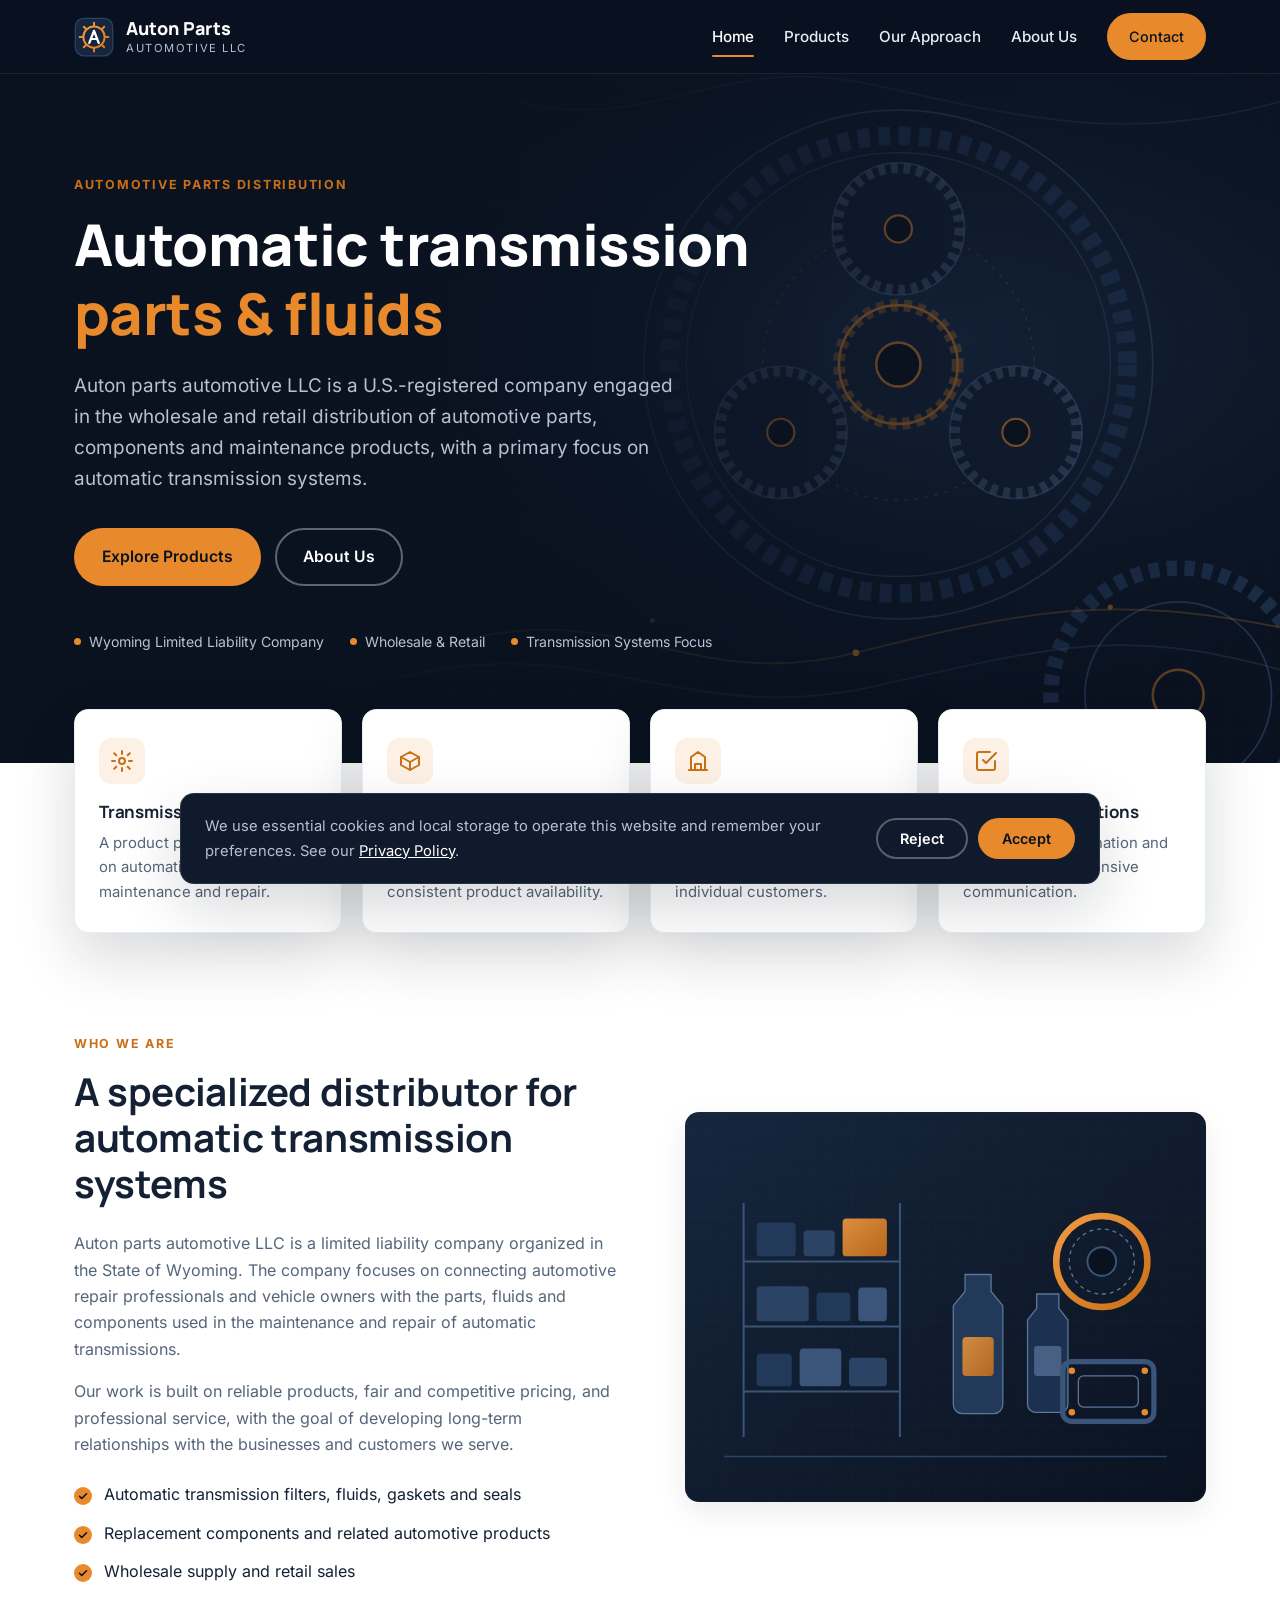
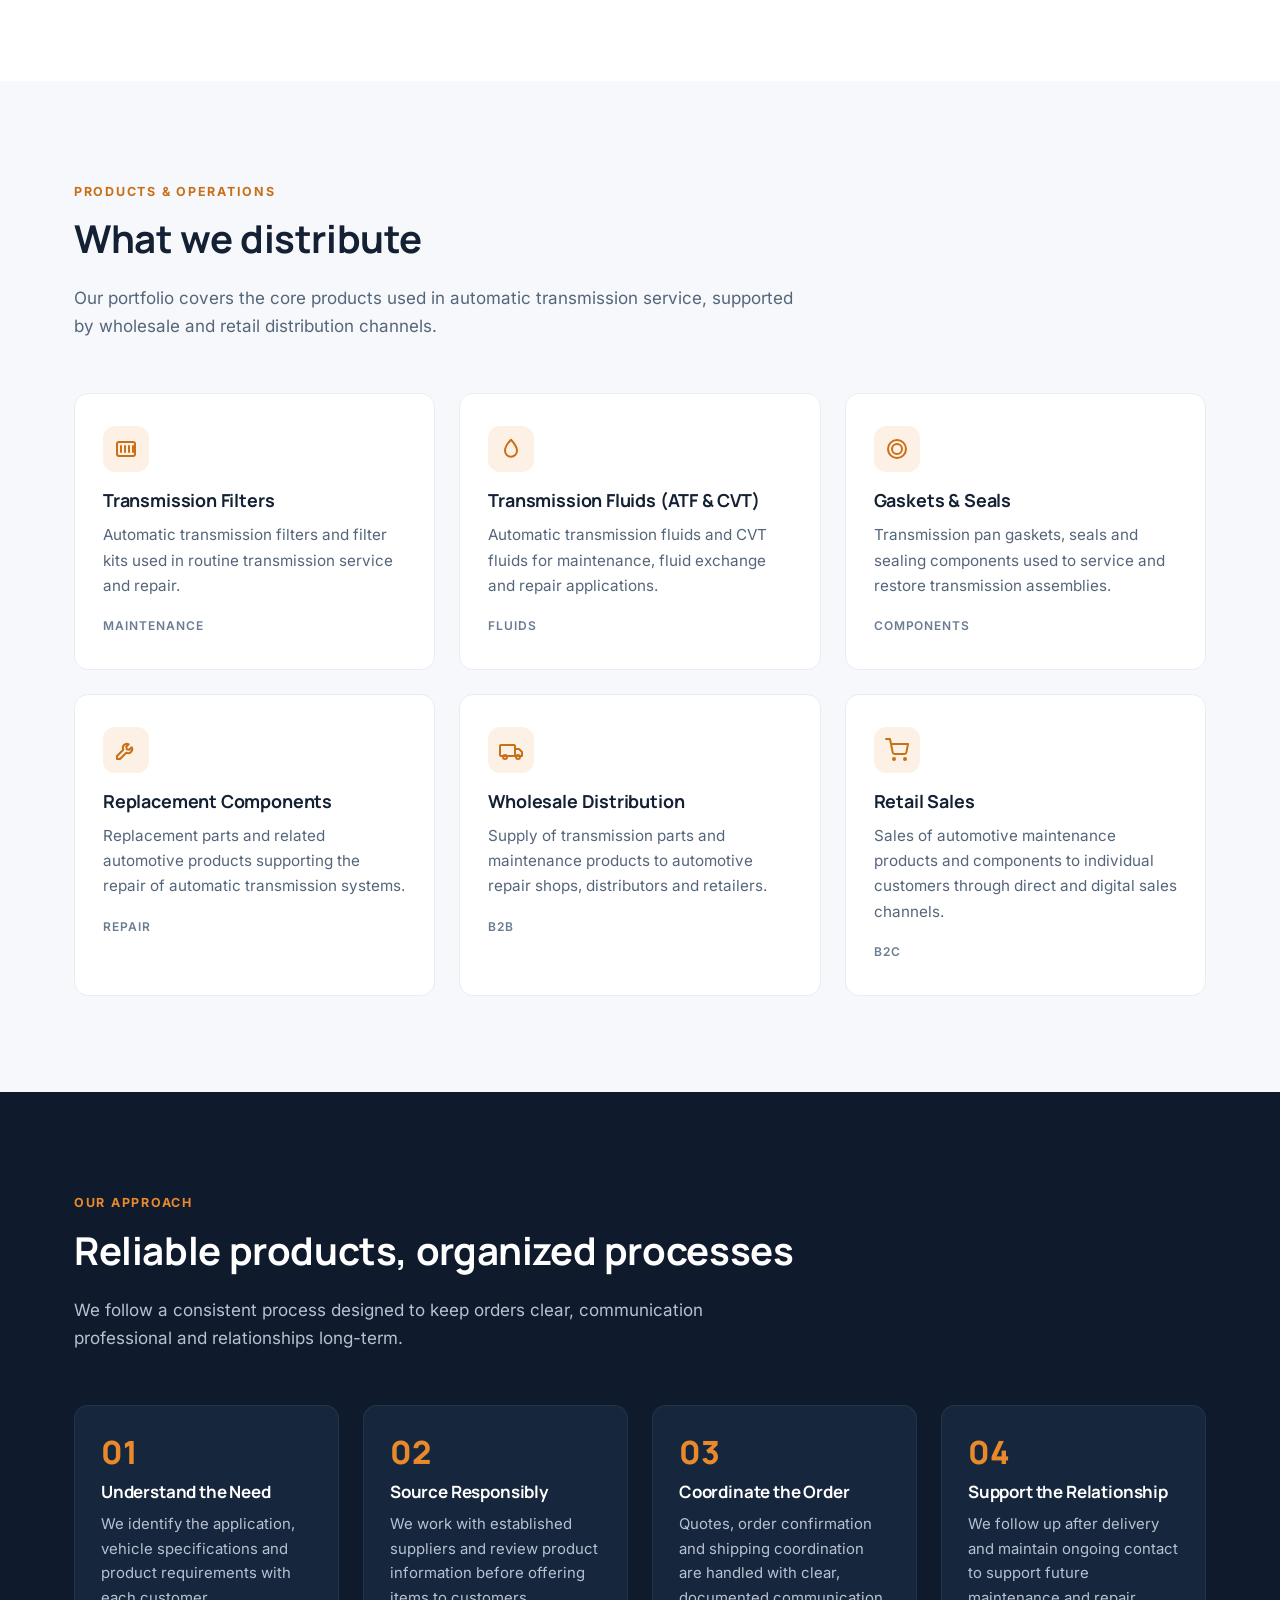
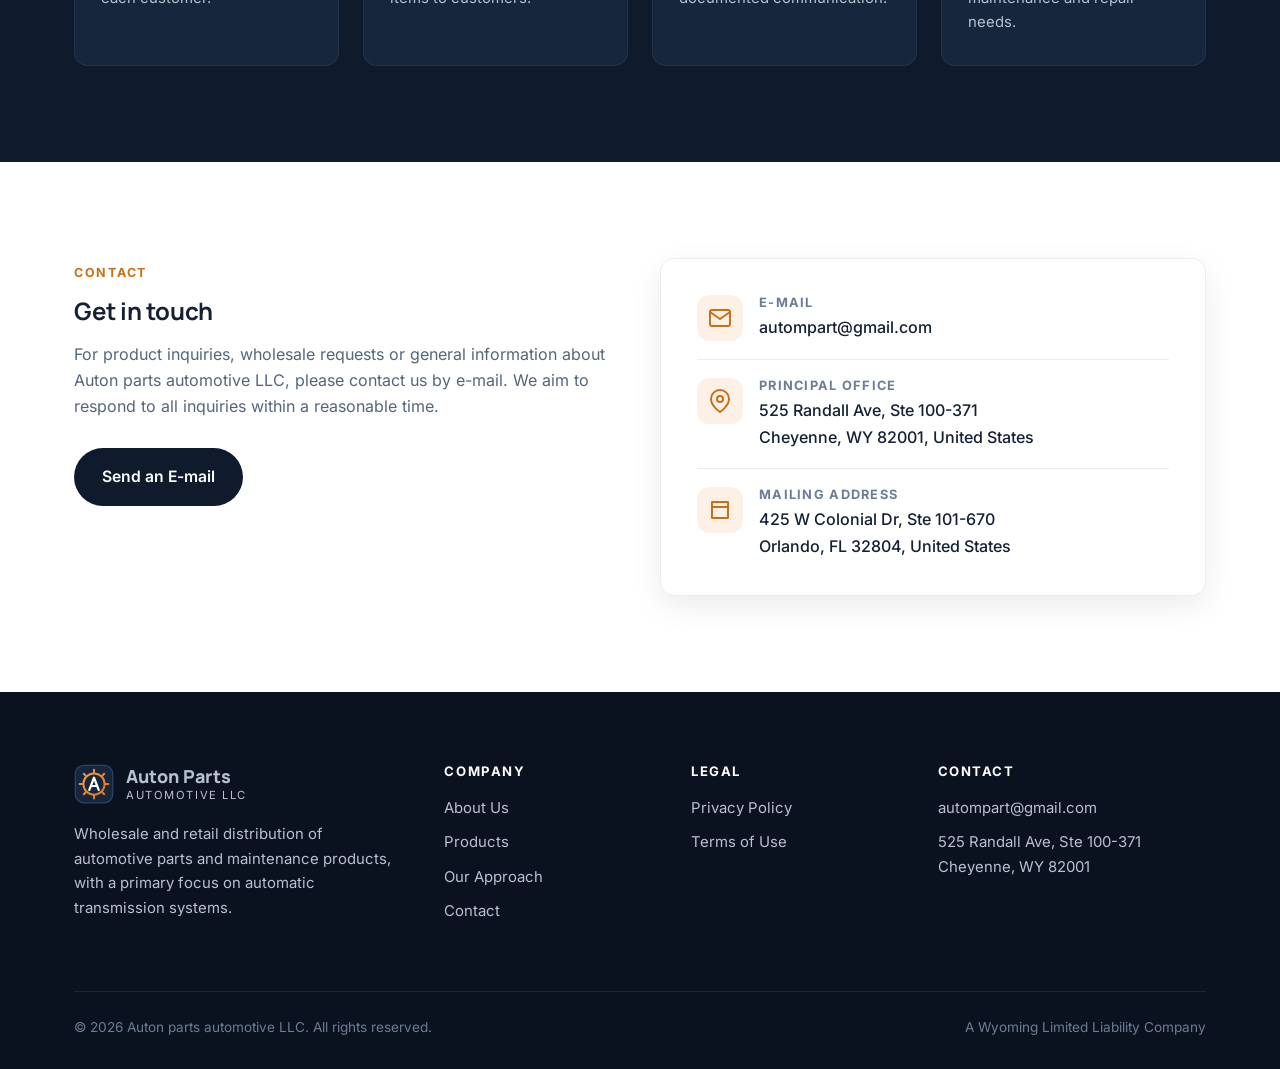
<file: index.html>
<!DOCTYPE html>
<html lang="en">
<head>
  <meta charset="UTF-8">
  <meta name="viewport" content="width=device-width, initial-scale=1.0">
  <title>Auton parts automotive LLC | Automatic Transmission Parts &amp; Maintenance Products</title>
  <meta name="description" content="Auton parts automotive LLC is a Wyoming limited liability company focused on the wholesale and retail distribution of automotive parts and maintenance products, with a primary focus on automatic transmission systems.">
  <meta name="theme-color" content="#0a1220">
  <link rel="canonical" href="https://www.autonpartsautomotive.com/">
  <meta property="og:url" content="https://www.autonpartsautomotive.com/">
  <meta property="og:image" content="https://www.autonpartsautomotive.com/assets/og-image.png">
  <meta property="og:type" content="website">
  <meta property="og:title" content="Auton parts automotive LLC">
  <meta property="og:description" content="Wholesale and retail distribution of automotive parts and maintenance products, focused on automatic transmission systems.">
  <link rel="icon" href="assets/favicon.svg" type="image/svg+xml">
  <link rel="apple-touch-icon" href="assets/apple-touch-icon.png">
  <link rel="stylesheet" href="style.css">
</head>
<body>

  <header class="site-header">
    <div class="container header-inner">
      <a href="index.html" class="brand" aria-label="Auton parts automotive LLC home">
        <img src="assets/logo.svg" alt="" width="40" height="40">
        <span class="brand-text">
          <span class="brand-name">Auton Parts</span>
          <span class="brand-sub">Automotive LLC</span>
        </span>
      </a>
      <button class="nav-toggle" aria-label="Open menu" aria-expanded="false" aria-controls="site-nav">
        <span></span><span></span><span></span>
      </button>
      <nav class="nav" id="site-nav" aria-label="Main navigation">
        <a href="index.html" class="active">Home</a>
        <a href="#products">Products</a>
        <a href="#approach">Our Approach</a>
        <a href="about.html">About Us</a>
        <a href="#contact" class="btn btn--primary">Contact</a>
      </nav>
    </div>
  </header>

  <main>
    <!-- Hero -->
    <section class="hero">
      <div class="hero-bg" aria-hidden="true"></div>
      <div class="container">
        <div class="hero-content">
          <span class="eyebrow">Automotive Parts Distribution</span>
          <h1>Automatic transmission <span class="accent">parts &amp; fluids</span></h1>
          <p class="lead">Auton parts automotive LLC is a U.S.-registered company engaged in the wholesale and retail distribution of automotive parts, components and maintenance products, with a primary focus on automatic transmission systems.</p>
          <div class="hero-actions">
            <a href="#products" class="btn btn--primary">Explore Products</a>
            <a href="about.html" class="btn btn--ghost">About Us</a>
          </div>
          <div class="hero-meta">
            <span>Wyoming Limited Liability Company</span>
            <span>Wholesale &amp; Retail</span>
            <span>Transmission Systems Focus</span>
          </div>
        </div>
      </div>
    </section>

    <!-- Differentiators -->
    <section class="features" aria-label="Key strengths">
      <div class="container">
        <div class="features-grid">
          <article class="feature">
            <div class="icon" aria-hidden="true">
              <svg viewBox="0 0 24 24" fill="none" stroke="currentColor" stroke-width="2" stroke-linecap="round" stroke-linejoin="round"><circle cx="12" cy="12" r="3"/><path d="M12 2v3M12 19v3M4.2 4.2l2.1 2.1M17.7 17.7l2.1 2.1M2 12h3M19 12h3M4.2 19.8l2.1-2.1M17.7 6.3l2.1-2.1"/></svg>
            </div>
            <h3>Transmission Focus</h3>
            <p>A product portfolio centered on automatic transmission maintenance and repair.</p>
          </article>
          <article class="feature">
            <div class="icon" aria-hidden="true">
              <svg viewBox="0 0 24 24" fill="none" stroke="currentColor" stroke-width="2" stroke-linecap="round" stroke-linejoin="round"><path d="M21 8l-9-5-9 5 9 5 9-5z"/><path d="M3 8v8l9 5 9-5V8"/><path d="M12 13v8"/></svg>
            </div>
            <h3>Product Sourcing</h3>
            <p>Structured supplier relationships to support consistent product availability.</p>
          </article>
          <article class="feature">
            <div class="icon" aria-hidden="true">
              <svg viewBox="0 0 24 24" fill="none" stroke="currentColor" stroke-width="2" stroke-linecap="round" stroke-linejoin="round"><path d="M3 21h18"/><path d="M5 21V8l7-5 7 5v13"/><path d="M9 21v-6h6v6"/></svg>
            </div>
            <h3>Trade &amp; Retail Customers</h3>
            <p>Serving repair shops, distributors, retailers and individual customers.</p>
          </article>
          <article class="feature">
            <div class="icon" aria-hidden="true">
              <svg viewBox="0 0 24 24" fill="none" stroke="currentColor" stroke-width="2" stroke-linecap="round" stroke-linejoin="round"><path d="M9 11l3 3L22 4"/><path d="M21 12v7a2 2 0 0 1-2 2H5a2 2 0 0 1-2-2V5a2 2 0 0 1 2-2h11"/></svg>
            </div>
            <h3>Organized Operations</h3>
            <p>Clear order coordination and professional, responsive communication.</p>
          </article>
        </div>
      </div>
    </section>

    <!-- Who We Are -->
    <section class="section" id="who-we-are">
      <div class="container split">
        <div>
          <span class="eyebrow">Who We Are</span>
          <h2>A specialized distributor for automatic transmission systems</h2>
          <p>Auton parts automotive LLC is a limited liability company organized in the State of Wyoming. The company focuses on connecting automotive repair professionals and vehicle owners with the parts, fluids and components used in the maintenance and repair of automatic transmissions.</p>
          <p>Our work is built on reliable products, fair and competitive pricing, and professional service, with the goal of developing long-term relationships with the businesses and customers we serve.</p>
          <ul class="check-list">
            <li>Automatic transmission filters, fluids, gaskets and seals</li>
            <li>Replacement components and related automotive products</li>
            <li>Wholesale supply and retail sales</li>
          </ul>
        </div>
        <div class="split-media">
          <img src="assets/about-automotive.svg" alt="Abstract illustration of automotive parts inventory, fluids and transmission components" width="800" height="600" loading="lazy">
        </div>
      </div>
    </section>

    <!-- Products / Operations -->
    <section class="section section--alt" id="products">
      <div class="container">
        <div class="section-head">
          <span class="eyebrow">Products &amp; Operations</span>
          <h2>What we distribute</h2>
          <p>Our portfolio covers the core products used in automatic transmission service, supported by wholesale and retail distribution channels.</p>
        </div>
        <div class="cards">
          <article class="card">
            <div class="icon" aria-hidden="true">
              <svg viewBox="0 0 24 24" fill="none" stroke="currentColor" stroke-width="2" stroke-linecap="round" stroke-linejoin="round"><rect x="3" y="5" width="18" height="14" rx="2"/><path d="M7 9v6M11 9v6M15 9v6M19 9v6"/></svg>
            </div>
            <h3>Transmission Filters</h3>
            <p>Automatic transmission filters and filter kits used in routine transmission service and repair.</p>
            <span class="tag">Maintenance</span>
          </article>
          <article class="card">
            <div class="icon" aria-hidden="true">
              <svg viewBox="0 0 24 24" fill="none" stroke="currentColor" stroke-width="2" stroke-linecap="round" stroke-linejoin="round"><path d="M12 2.7s6 6.4 6 11a6 6 0 0 1-12 0c0-4.6 6-11 6-11z"/></svg>
            </div>
            <h3>Transmission Fluids (ATF &amp; CVT)</h3>
            <p>Automatic transmission fluids and CVT fluids for maintenance, fluid exchange and repair applications.</p>
            <span class="tag">Fluids</span>
          </article>
          <article class="card">
            <div class="icon" aria-hidden="true">
              <svg viewBox="0 0 24 24" fill="none" stroke="currentColor" stroke-width="2" stroke-linecap="round" stroke-linejoin="round"><circle cx="12" cy="12" r="9"/><circle cx="12" cy="12" r="5"/></svg>
            </div>
            <h3>Gaskets &amp; Seals</h3>
            <p>Transmission pan gaskets, seals and sealing components used to service and restore transmission assemblies.</p>
            <span class="tag">Components</span>
          </article>
          <article class="card">
            <div class="icon" aria-hidden="true">
              <svg viewBox="0 0 24 24" fill="none" stroke="currentColor" stroke-width="2" stroke-linecap="round" stroke-linejoin="round"><path d="M14.7 6.3a4 4 0 0 0-5.4 5.4L3 18v3h3l6.3-6.3a4 4 0 0 0 5.4-5.4l-2.5 2.5-2.4-.6-.6-2.4z"/></svg>
            </div>
            <h3>Replacement Components</h3>
            <p>Replacement parts and related automotive products supporting the repair of automatic transmission systems.</p>
            <span class="tag">Repair</span>
          </article>
          <article class="card">
            <div class="icon" aria-hidden="true">
              <svg viewBox="0 0 24 24" fill="none" stroke="currentColor" stroke-width="2" stroke-linecap="round" stroke-linejoin="round"><rect x="1" y="7" width="15" height="11" rx="1"/><path d="M16 11h4l3 3v4h-7"/><circle cx="6" cy="19" r="2"/><circle cx="19" cy="19" r="2"/></svg>
            </div>
            <h3>Wholesale Distribution</h3>
            <p>Supply of transmission parts and maintenance products to automotive repair shops, distributors and retailers.</p>
            <span class="tag">B2B</span>
          </article>
          <article class="card">
            <div class="icon" aria-hidden="true">
              <svg viewBox="0 0 24 24" fill="none" stroke="currentColor" stroke-width="2" stroke-linecap="round" stroke-linejoin="round"><circle cx="9" cy="21" r="1"/><circle cx="20" cy="21" r="1"/><path d="M1 1h4l2.7 13.4a2 2 0 0 0 2 1.6h9.7a2 2 0 0 0 2-1.6L23 6H6"/></svg>
            </div>
            <h3>Retail Sales</h3>
            <p>Sales of automotive maintenance products and components to individual customers through direct and digital sales channels.</p>
            <span class="tag">B2C</span>
          </article>
        </div>
      </div>
    </section>

    <!-- Our Approach -->
    <section class="section section--dark" id="approach">
      <div class="container">
        <div class="section-head">
          <span class="eyebrow">Our Approach</span>
          <h2 style="color:#fff">Reliable products, organized processes</h2>
          <p>We follow a consistent process designed to keep orders clear, communication professional and relationships long-term.</p>
        </div>
        <div class="steps">
          <article class="step">
            <h3>Understand the Need</h3>
            <p>We identify the application, vehicle specifications and product requirements with each customer.</p>
          </article>
          <article class="step">
            <h3>Source Responsibly</h3>
            <p>We work with established suppliers and review product information before offering items to customers.</p>
          </article>
          <article class="step">
            <h3>Coordinate the Order</h3>
            <p>Quotes, order confirmation and shipping coordination are handled with clear, documented communication.</p>
          </article>
          <article class="step">
            <h3>Support the Relationship</h3>
            <p>We follow up after delivery and maintain ongoing contact to support future maintenance and repair needs.</p>
          </article>
        </div>
      </div>
    </section>

    <!-- Contact -->
    <section class="section" id="contact">
      <div class="container contact-grid">
        <div>
          <span class="eyebrow">Contact</span>
          <h2>Get in touch</h2>
          <p style="color:var(--muted)">For product inquiries, wholesale requests or general information about Auton parts automotive LLC, please contact us by e-mail. We aim to respond to all inquiries within a reasonable time.</p>
          <a href="mailto:autompart@gmail.com" class="btn btn--dark" style="margin-top:12px">Send an E-mail</a>
        </div>
        <div class="contact-card">
          <div class="contact-item">
            <div class="icon" aria-hidden="true">
              <svg viewBox="0 0 24 24" fill="none" stroke="currentColor" stroke-width="2" stroke-linecap="round" stroke-linejoin="round"><rect x="2" y="4" width="20" height="16" rx="2"/><path d="M22 6l-10 7L2 6"/></svg>
            </div>
            <div>
              <h4>E-mail</h4>
              <a href="mailto:autompart@gmail.com">autompart@gmail.com</a>
            </div>
          </div>
          <div class="contact-item">
            <div class="icon" aria-hidden="true">
              <svg viewBox="0 0 24 24" fill="none" stroke="currentColor" stroke-width="2" stroke-linecap="round" stroke-linejoin="round"><path d="M21 10c0 7-9 13-9 13S3 17 3 10a9 9 0 0 1 18 0z"/><circle cx="12" cy="10" r="3"/></svg>
            </div>
            <div>
              <h4>Principal Office</h4>
              <p>525 Randall Ave, Ste 100-371<br>Cheyenne, WY 82001, United States</p>
            </div>
          </div>
          <div class="contact-item">
            <div class="icon" aria-hidden="true">
              <svg viewBox="0 0 24 24" fill="none" stroke="currentColor" stroke-width="2" stroke-linecap="round" stroke-linejoin="round"><path d="M4 4h16v16H4z"/><path d="M4 9h16"/></svg>
            </div>
            <div>
              <h4>Mailing Address</h4>
              <p>425 W Colonial Dr, Ste 101-670<br>Orlando, FL 32804, United States</p>
            </div>
          </div>
        </div>
      </div>
    </section>
  </main>

  <footer class="site-footer">
    <div class="container">
      <div class="footer-grid">
        <div class="footer-brand">
          <a href="index.html" class="brand">
            <img src="assets/logo.svg" alt="" width="40" height="40">
            <span class="brand-text">
              <span class="brand-name">Auton Parts</span>
              <span class="brand-sub">Automotive LLC</span>
            </span>
          </a>
          <p>Wholesale and retail distribution of automotive parts and maintenance products, with a primary focus on automatic transmission systems.</p>
        </div>
        <div>
          <h4>Company</h4>
          <ul>
            <li><a href="about.html">About Us</a></li>
            <li><a href="index.html#products">Products</a></li>
            <li><a href="index.html#approach">Our Approach</a></li>
            <li><a href="index.html#contact">Contact</a></li>
          </ul>
        </div>
        <div>
          <h4>Legal</h4>
          <ul>
            <li><a href="privacy.html">Privacy Policy</a></li>
            <li><a href="terms.html">Terms of Use</a></li>
          </ul>
        </div>
        <div>
          <h4>Contact</h4>
          <ul>
            <li><a href="mailto:autompart@gmail.com">autompart@gmail.com</a></li>
            <li>525 Randall Ave, Ste 100-371<br>Cheyenne, WY 82001</li>
          </ul>
        </div>
      </div>
      <div class="footer-bottom">
        <span>&copy; <span data-year>2026</span> Auton parts automotive LLC. All rights reserved.</span>
        <span>A Wyoming Limited Liability Company</span>
      </div>
    </div>
  </footer>

  <div class="cookie-banner" id="cookie-banner" role="dialog" aria-live="polite" aria-label="Cookie notice" hidden>
    <p>We use essential cookies and local storage to operate this website and remember your preferences. See our <a href="privacy.html">Privacy Policy</a>.</p>
    <div class="cookie-actions">
      <button type="button" class="btn btn--outline-light" data-cookie="reject">Reject</button>
      <button type="button" class="btn btn--primary" data-cookie="accept">Accept</button>
    </div>
  </div>

  <script src="script.js"></script>
</body>
</html>
</file>
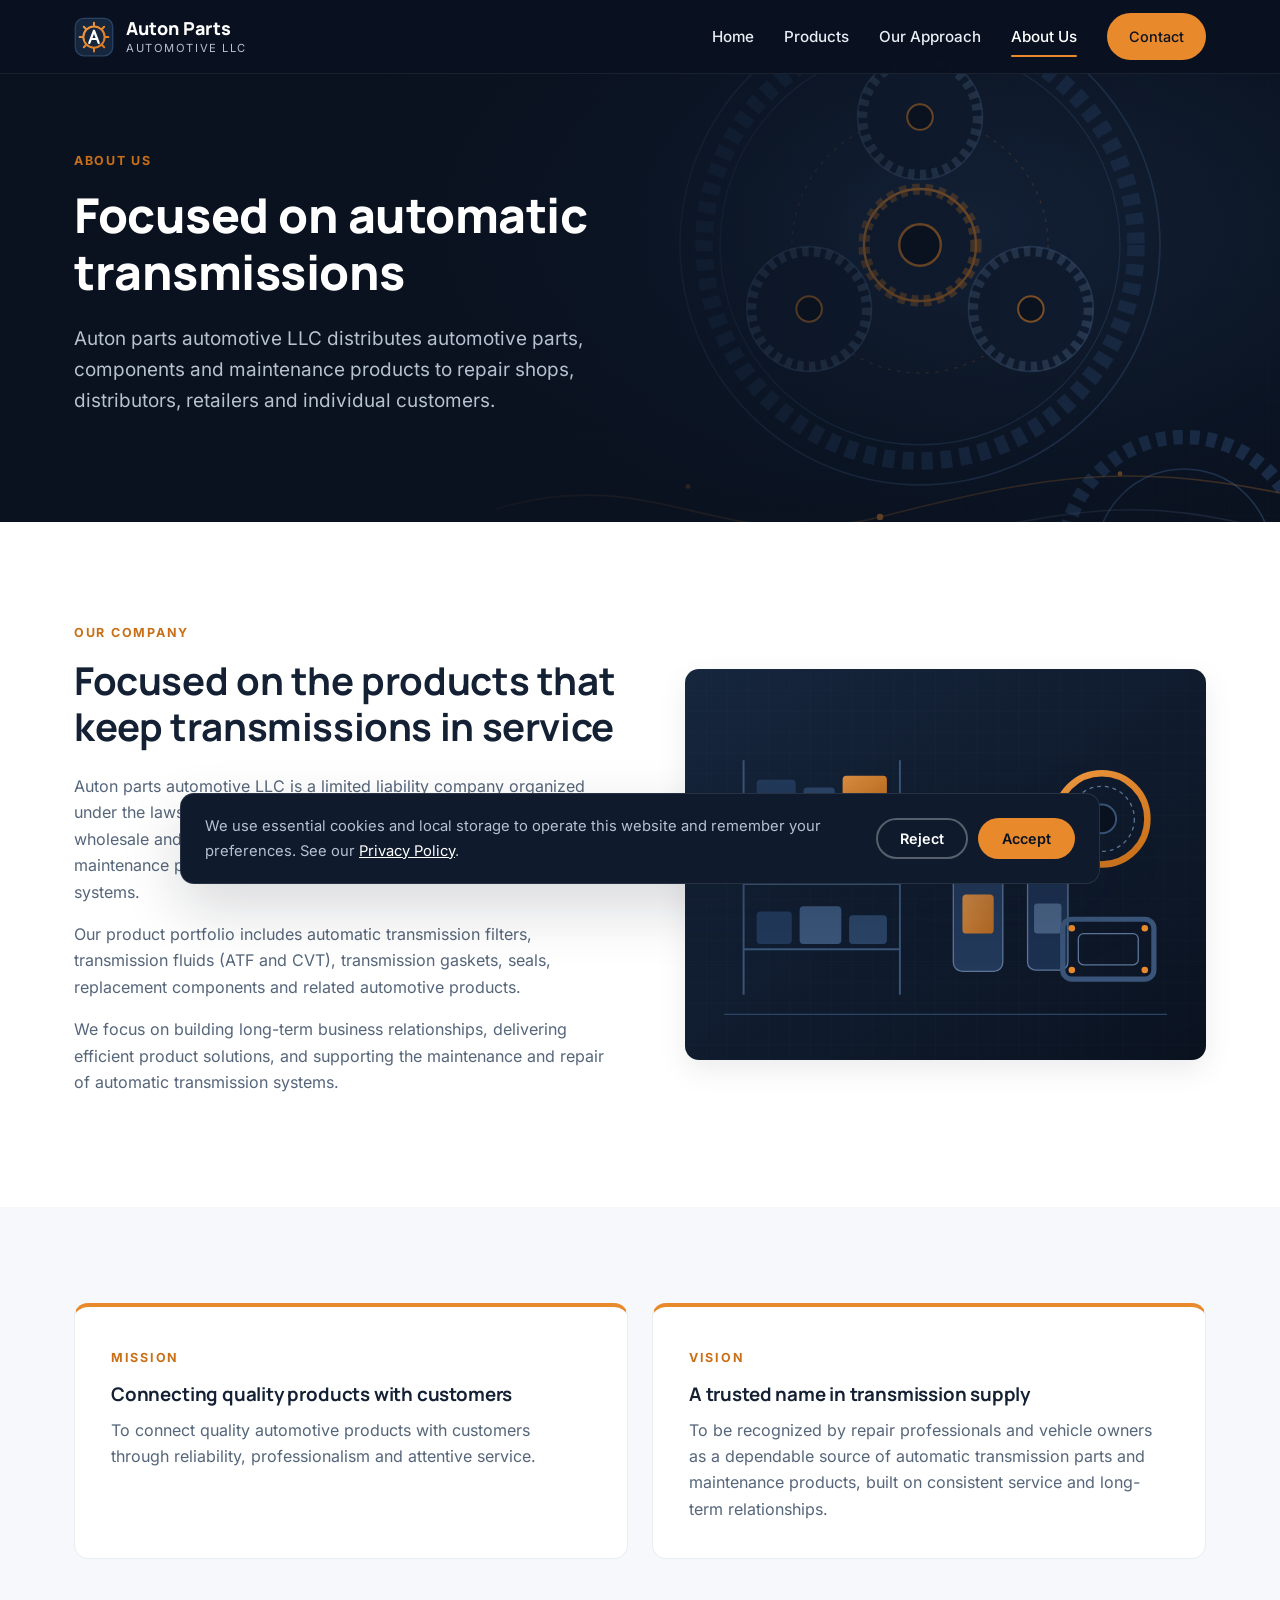
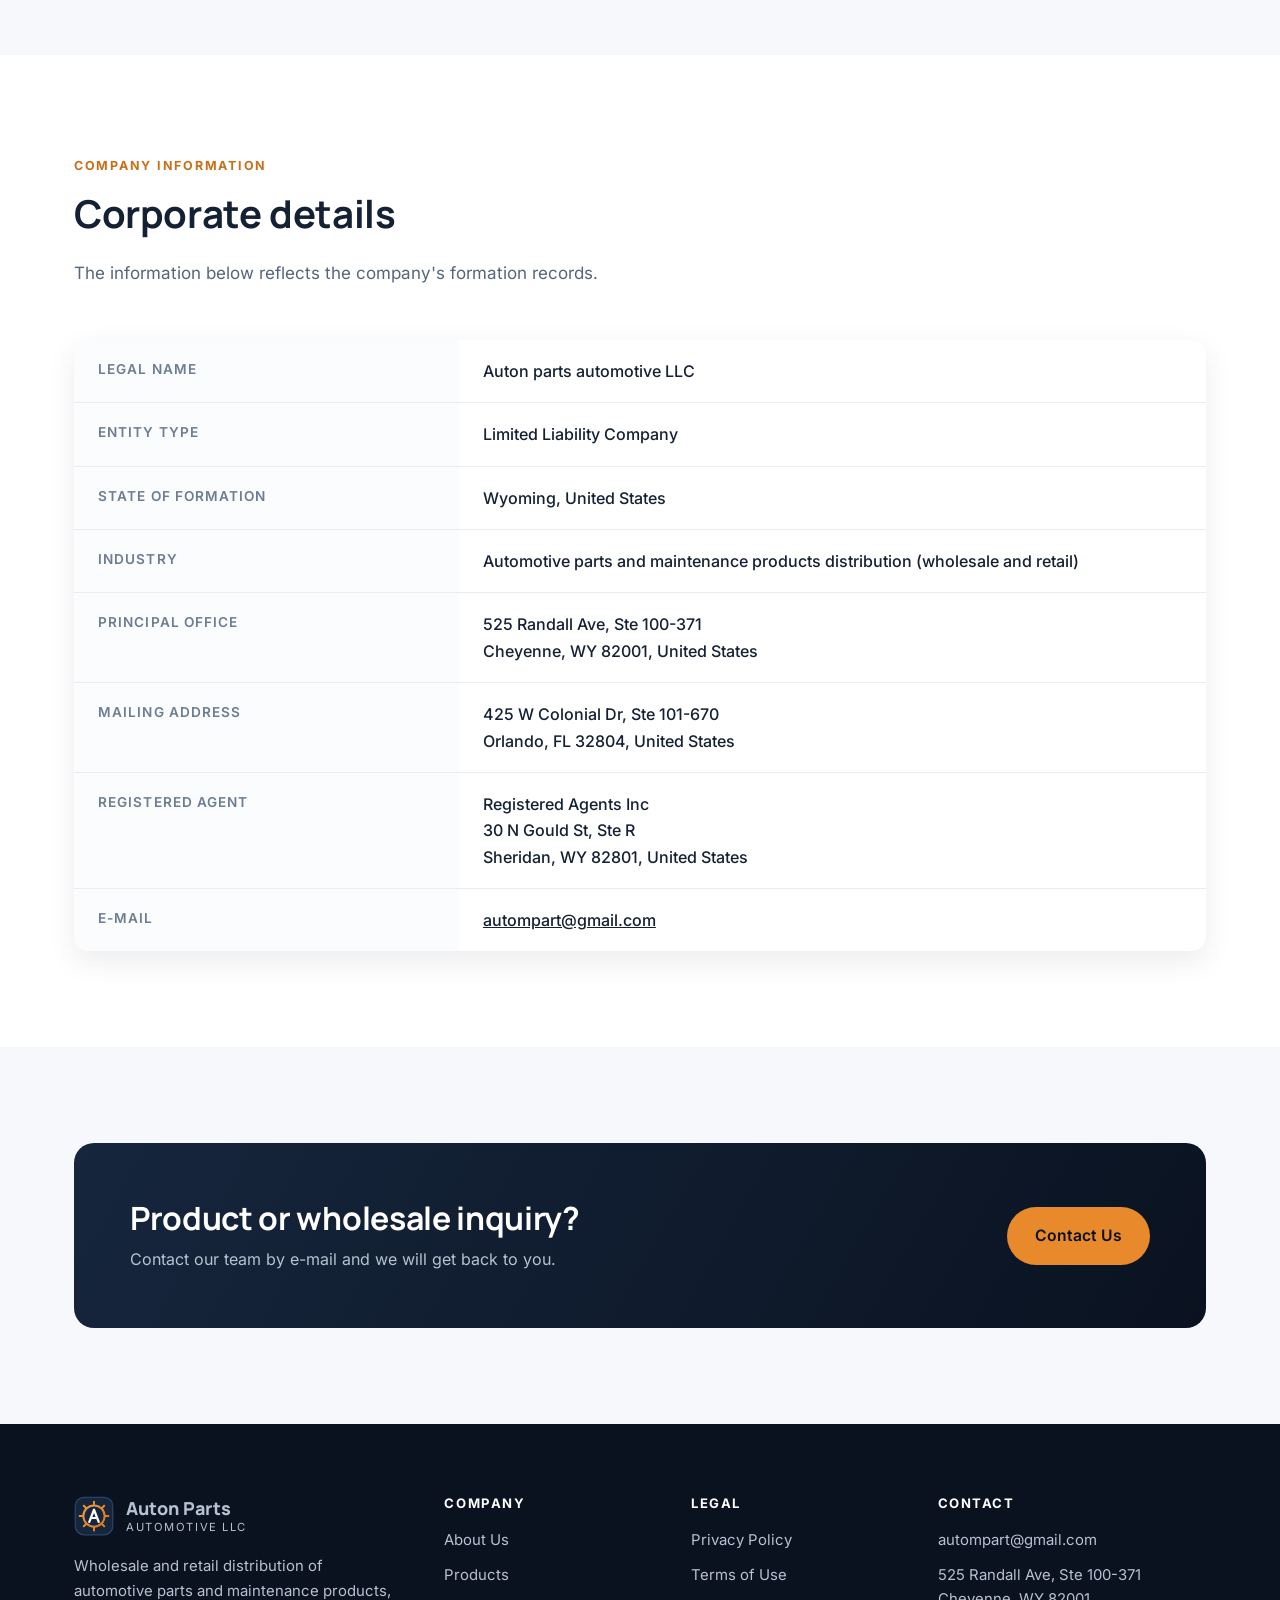
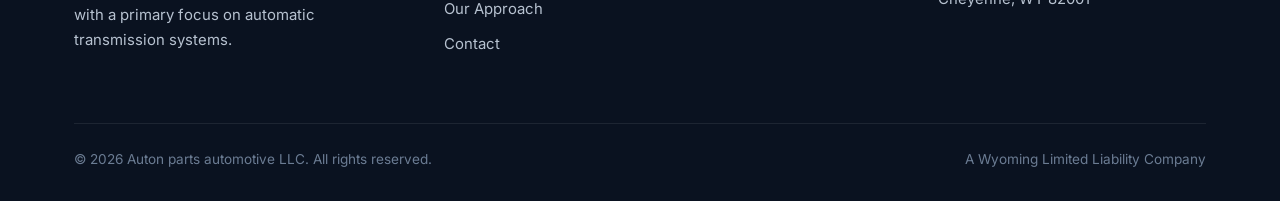
<file: about.html>
<!DOCTYPE html>
<html lang="en">
<head>
  <meta charset="UTF-8">
  <meta name="viewport" content="width=device-width, initial-scale=1.0">
  <title>About Us | Auton parts automotive LLC</title>
  <meta name="description" content="Company information for Auton parts automotive LLC, a Wyoming limited liability company focused on automotive parts distribution for automatic transmission systems.">
  <meta name="theme-color" content="#0a1220">
  <link rel="canonical" href="https://www.autonpartsautomotive.com/about">
  <meta property="og:url" content="https://www.autonpartsautomotive.com/about">
  <meta property="og:image" content="https://www.autonpartsautomotive.com/assets/og-image.png">
  <meta property="og:type" content="website">
  <meta property="og:title" content="About Us | Auton parts automotive LLC">
  <meta property="og:description" content="Wholesale and retail distribution of automotive parts and maintenance products, focused on automatic transmission systems.">
  <link rel="icon" href="assets/favicon.svg" type="image/svg+xml">
  <link rel="apple-touch-icon" href="assets/apple-touch-icon.png">
  <link rel="stylesheet" href="style.css">
</head>
<body>

    <header class="site-header">
    <div class="container header-inner">
      <a href="index.html" class="brand" aria-label="Auton parts automotive LLC home">
        <img src="assets/logo.svg" alt="" width="40" height="40">
        <span class="brand-text">
          <span class="brand-name">Auton Parts</span>
          <span class="brand-sub">Automotive LLC</span>
        </span>
      </a>
      <button class="nav-toggle" aria-label="Open menu" aria-expanded="false" aria-controls="site-nav">
        <span></span><span></span><span></span>
      </button>
      <nav class="nav" id="site-nav" aria-label="Main navigation">
        <a href="index.html">Home</a>
        <a href="index.html#products">Products</a>
        <a href="index.html#approach">Our Approach</a>
        <a href="about.html" class="active">About Us</a>
        <a href="index.html#contact" class="btn btn--primary">Contact</a>
      </nav>
    </div>
  </header>

  <main>
    <section class="hero page-hero">
      <div class="hero-bg" aria-hidden="true"></div>
      <div class="container">
        <div class="hero-content">
          <span class="eyebrow">About Us</span>
          <h1>Focused on automatic transmissions</h1>
          <p class="lead">Auton parts automotive LLC distributes automotive parts, components and maintenance products to repair shops, distributors, retailers and individual customers.</p>
        </div>
      </div>
    </section>

    <section class="section" id="our-company">
      <div class="container split">
        <div>
          <span class="eyebrow">Our Company</span>
          <h2>Focused on the products that keep transmissions in service</h2>
          <p>Auton parts automotive LLC is a limited liability company organized under the laws of the State of Wyoming. The company specializes in the wholesale and retail distribution of automotive parts, components and maintenance products, with a primary focus on automatic transmission systems.</p>
          <p>Our product portfolio includes automatic transmission filters, transmission fluids (ATF and CVT), transmission gaskets, seals, replacement components and related automotive products.</p>
          <p>We focus on building long-term business relationships, delivering efficient product solutions, and supporting the maintenance and repair of automatic transmission systems.</p>
        </div>
        <div class="split-media">
          <img src="assets/about-automotive.svg" alt="Abstract illustration of automotive parts inventory, fluids and transmission components" width="800" height="600" loading="lazy">
        </div>
      </div>
    </section>

    <section class="section section--alt">
      <div class="container">
        <div class="mv-grid">
          <article class="mv">
            <span class="eyebrow">Mission</span>
            <h3>Connecting quality products with customers</h3>
            <p>To connect quality automotive products with customers through reliability, professionalism and attentive service.</p>
          </article>
          <article class="mv">
            <span class="eyebrow">Vision</span>
            <h3>A trusted name in transmission supply</h3>
            <p>To be recognized by repair professionals and vehicle owners as a dependable source of automatic transmission parts and maintenance products, built on consistent service and long-term relationships.</p>
          </article>
        </div>
      </div>
    </section>

    <section class="section" id="company-information">
      <div class="container">
        <div class="section-head">
          <span class="eyebrow">Company Information</span>
          <h2>Corporate details</h2>
          <p>The information below reflects the company's formation records.</p>
        </div>
        <table class="info-table">
          <tbody>
            <tr><th scope="row">Legal Name</th><td>Auton parts automotive LLC</td></tr>
            <tr><th scope="row">Entity Type</th><td>Limited Liability Company</td></tr>
            <tr><th scope="row">State of Formation</th><td>Wyoming, United States</td></tr>
            <tr><th scope="row">Industry</th><td>Automotive parts and maintenance products distribution (wholesale and retail)</td></tr>
            <tr><th scope="row">Principal Office</th><td>525 Randall Ave, Ste 100-371<br>Cheyenne, WY 82001, United States</td></tr>
            <tr><th scope="row">Mailing Address</th><td>425 W Colonial Dr, Ste 101-670<br>Orlando, FL 32804, United States</td></tr>
            <tr><th scope="row">Registered Agent</th><td>Registered Agents Inc<br>30 N Gould St, Ste R<br>Sheridan, WY 82801, United States</td></tr>
            <tr><th scope="row">E-mail</th><td><a href="mailto:autompart@gmail.com">autompart@gmail.com</a></td></tr>
          </tbody>
        </table>
      </div>
    </section>

    <section class="section section--alt">
      <div class="container">
        <div class="cta-band">
          <div>
            <h2>Product or wholesale inquiry?</h2>
            <p>Contact our team by e-mail and we will get back to you.</p>
          </div>
          <a href="mailto:autompart@gmail.com" class="btn btn--primary">Contact Us</a>
        </div>
      </div>
    </section>

  </main>

  <footer class="site-footer">
    <div class="container">
      <div class="footer-grid">
        <div class="footer-brand">
          <a href="index.html" class="brand">
            <img src="assets/logo.svg" alt="" width="40" height="40">
            <span class="brand-text">
              <span class="brand-name">Auton Parts</span>
              <span class="brand-sub">Automotive LLC</span>
            </span>
          </a>
          <p>Wholesale and retail distribution of automotive parts and maintenance products, with a primary focus on automatic transmission systems.</p>
        </div>
        <div>
          <h4>Company</h4>
          <ul>
            <li><a href="about.html">About Us</a></li>
            <li><a href="index.html#products">Products</a></li>
            <li><a href="index.html#approach">Our Approach</a></li>
            <li><a href="index.html#contact">Contact</a></li>
          </ul>
        </div>
        <div>
          <h4>Legal</h4>
          <ul>
            <li><a href="privacy.html">Privacy Policy</a></li>
            <li><a href="terms.html">Terms of Use</a></li>
          </ul>
        </div>
        <div>
          <h4>Contact</h4>
          <ul>
            <li><a href="mailto:autompart@gmail.com">autompart@gmail.com</a></li>
            <li>525 Randall Ave, Ste 100-371<br>Cheyenne, WY 82001</li>
          </ul>
        </div>
      </div>
      <div class="footer-bottom">
        <span>&copy; <span data-year>2026</span> Auton parts automotive LLC. All rights reserved.</span>
        <span>A Wyoming Limited Liability Company</span>
      </div>
    </div>
  </footer>

  <div class="cookie-banner" id="cookie-banner" role="dialog" aria-live="polite" aria-label="Cookie notice" hidden>
    <p>We use essential cookies and local storage to operate this website and remember your preferences. See our <a href="privacy.html">Privacy Policy</a>.</p>
    <div class="cookie-actions">
      <button type="button" class="btn btn--outline-light" data-cookie="reject">Reject</button>
      <button type="button" class="btn btn--primary" data-cookie="accept">Accept</button>
    </div>
  </div>

  <script src="script.js"></script>
</body>
</html>
</file>
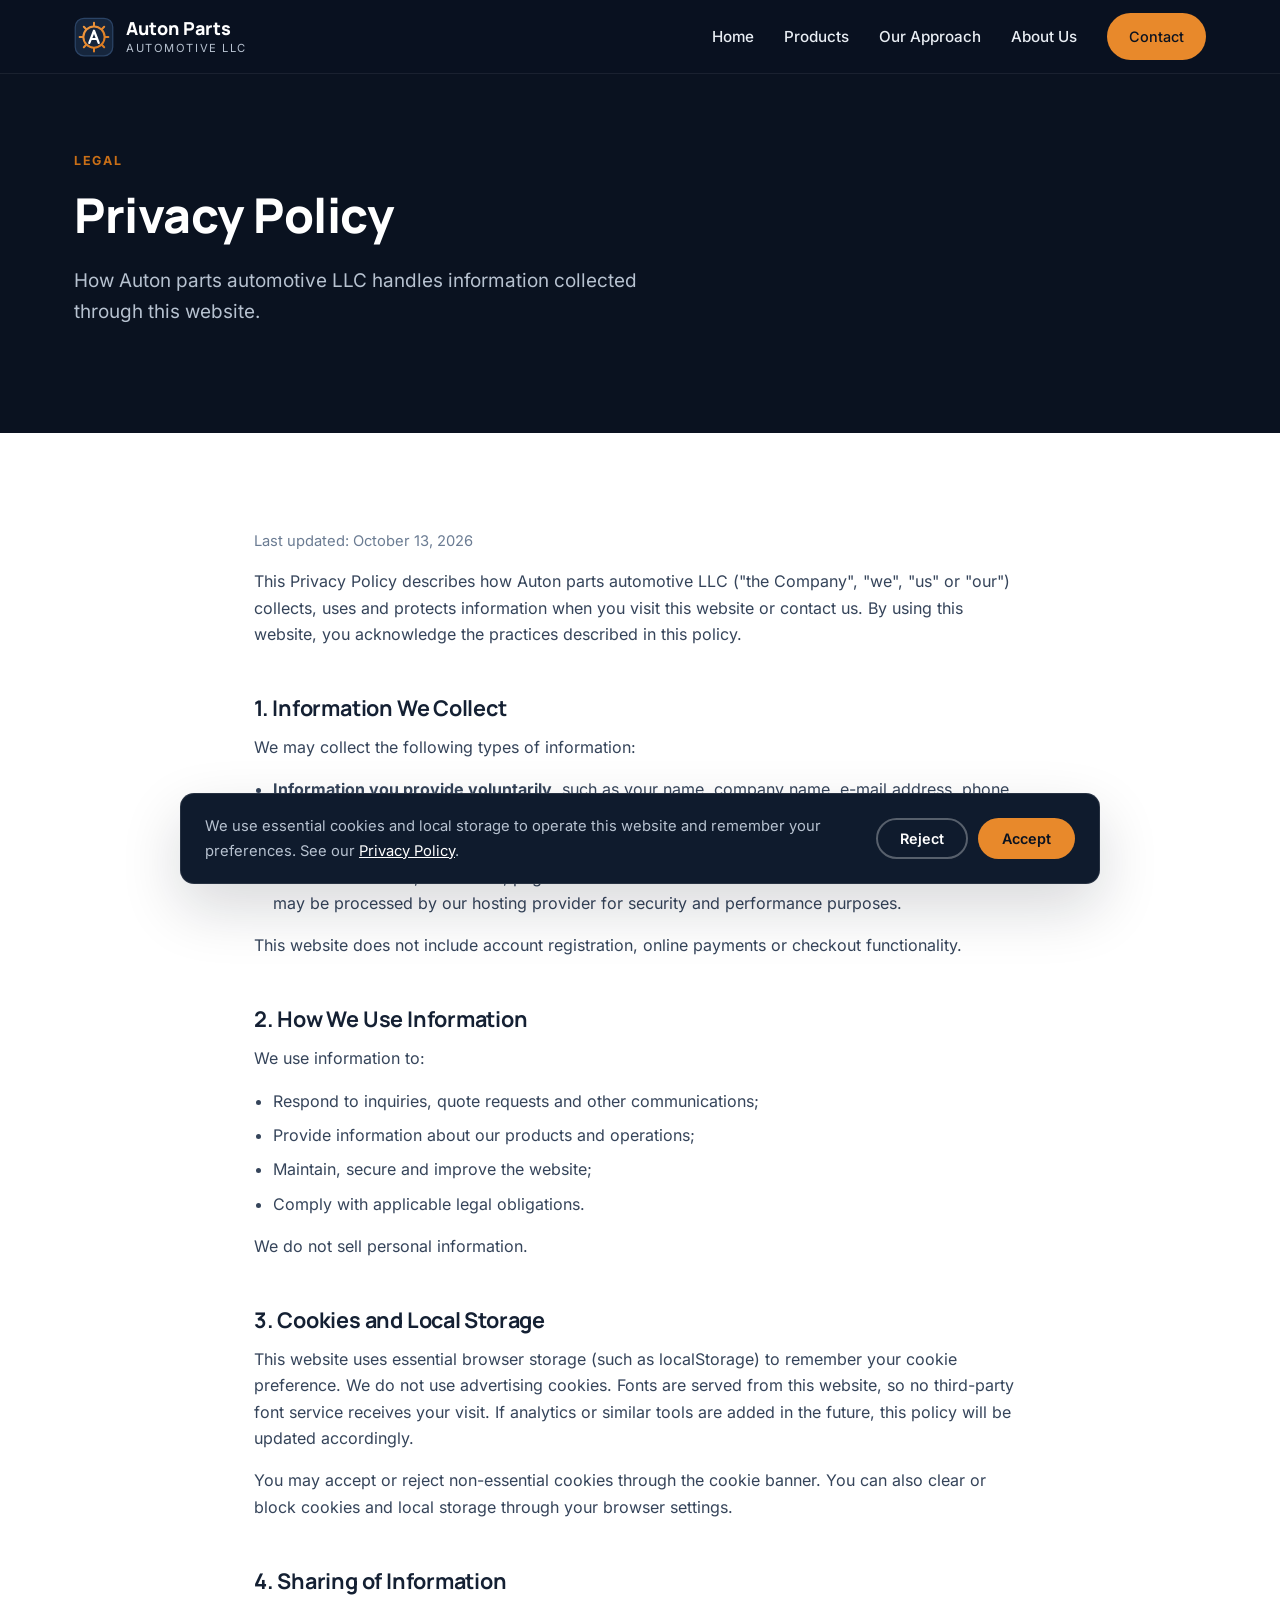
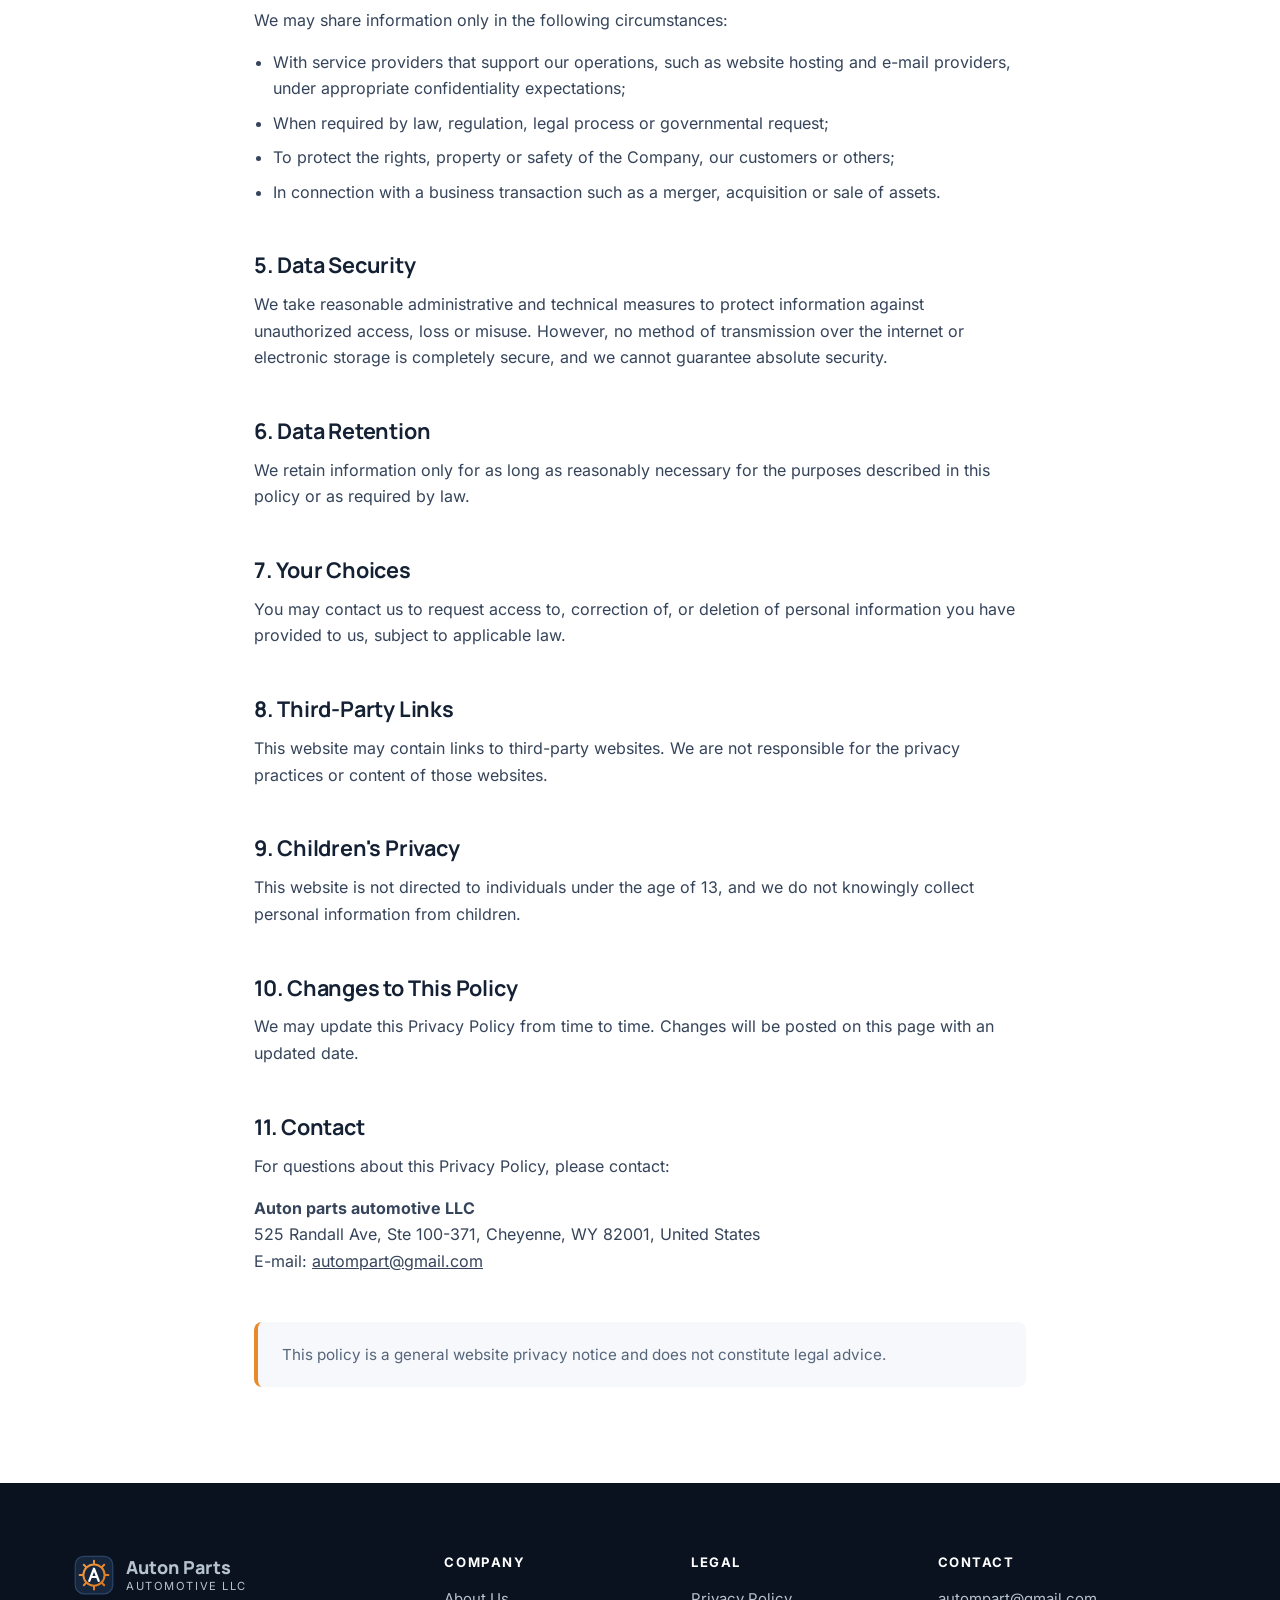
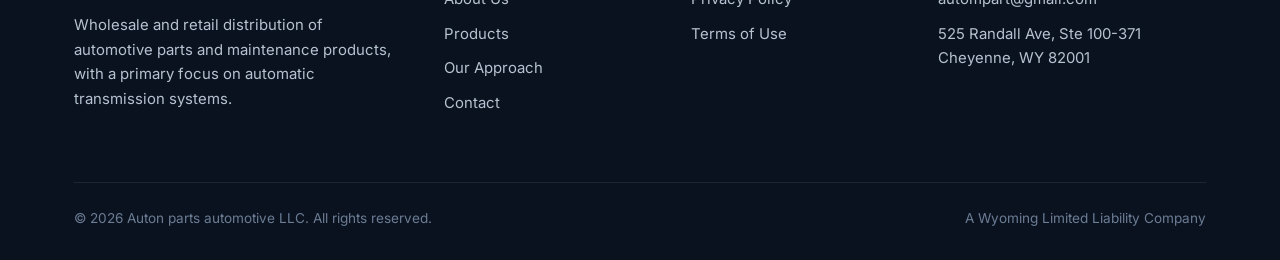
<file: privacy.html>
<!DOCTYPE html>
<html lang="en">
<head>
  <meta charset="UTF-8">
  <meta name="viewport" content="width=device-width, initial-scale=1.0">
  <title>Privacy Policy | Auton parts automotive LLC</title>
  <meta name="description" content="Privacy Policy for the Auton parts automotive LLC website.">
  <meta name="theme-color" content="#0a1220">
  <link rel="canonical" href="https://www.autonpartsautomotive.com/privacy">
  <meta property="og:url" content="https://www.autonpartsautomotive.com/privacy">
  <meta property="og:image" content="https://www.autonpartsautomotive.com/assets/og-image.png">
  <meta property="og:type" content="website">
  <meta property="og:title" content="Privacy Policy | Auton parts automotive LLC">
  <meta property="og:description" content="Wholesale and retail distribution of automotive parts and maintenance products, focused on automatic transmission systems.">
  <link rel="icon" href="assets/favicon.svg" type="image/svg+xml">
  <link rel="apple-touch-icon" href="assets/apple-touch-icon.png">
  <link rel="stylesheet" href="style.css">
</head>
<body>

    <header class="site-header">
    <div class="container header-inner">
      <a href="index.html" class="brand" aria-label="Auton parts automotive LLC home">
        <img src="assets/logo.svg" alt="" width="40" height="40">
        <span class="brand-text">
          <span class="brand-name">Auton Parts</span>
          <span class="brand-sub">Automotive LLC</span>
        </span>
      </a>
      <button class="nav-toggle" aria-label="Open menu" aria-expanded="false" aria-controls="site-nav">
        <span></span><span></span><span></span>
      </button>
      <nav class="nav" id="site-nav" aria-label="Main navigation">
        <a href="index.html">Home</a>
        <a href="index.html#products">Products</a>
        <a href="index.html#approach">Our Approach</a>
        <a href="about.html">About Us</a>
        <a href="index.html#contact" class="btn btn--primary">Contact</a>
      </nav>
    </div>
  </header>

  <main>
    <section class="hero page-hero">
      <div class="container">
        <div class="hero-content">
          <span class="eyebrow">Legal</span>
          <h1>Privacy Policy</h1>
          <p class="lead">How Auton parts automotive LLC handles information collected through this website.</p>
        </div>
      </div>
    </section>

    <section class="section">
      <div class="container legal">
        <p class="updated">Last updated: October 13, 2026</p>

        <p>This Privacy Policy describes how Auton parts automotive LLC ("the Company", "we", "us" or "our") collects, uses and protects information when you visit this website or contact us. By using this website, you acknowledge the practices described in this policy.</p>

        <h2>1. Information We Collect</h2>
        <p>We may collect the following types of information:</p>
        <ul>
          <li><strong>Information you provide voluntarily</strong>, such as your name, company name, e-mail address, phone number and the content of messages you send us by e-mail.</li>
          <li><strong>Technical information</strong> automatically processed when you visit the website, such as browser type, device information, IP address, pages visited and the date and time of access. This information may be processed by our hosting provider for security and performance purposes.</li>
        </ul>
        <p>This website does not include account registration, online payments or checkout functionality.</p>

        <h2>2. How We Use Information</h2>
        <p>We use information to:</p>
        <ul>
          <li>Respond to inquiries, quote requests and other communications;</li>
          <li>Provide information about our products and operations;</li>
          <li>Maintain, secure and improve the website;</li>
          <li>Comply with applicable legal obligations.</li>
        </ul>
        <p>We do not sell personal information.</p>

        <h2>3. Cookies and Local Storage</h2>
        <p>This website uses essential browser storage (such as localStorage) to remember your cookie preference. We do not use advertising cookies. Fonts are served from this website, so no third-party font service receives your visit. If analytics or similar tools are added in the future, this policy will be updated accordingly.</p>
        <p>You may accept or reject non-essential cookies through the cookie banner. You can also clear or block cookies and local storage through your browser settings.</p>

        <h2>4. Sharing of Information</h2>
        <p>We may share information only in the following circumstances:</p>
        <ul>
          <li>With service providers that support our operations, such as website hosting and e-mail providers, under appropriate confidentiality expectations;</li>
          <li>When required by law, regulation, legal process or governmental request;</li>
          <li>To protect the rights, property or safety of the Company, our customers or others;</li>
          <li>In connection with a business transaction such as a merger, acquisition or sale of assets.</li>
        </ul>

        <h2>5. Data Security</h2>
        <p>We take reasonable administrative and technical measures to protect information against unauthorized access, loss or misuse. However, no method of transmission over the internet or electronic storage is completely secure, and we cannot guarantee absolute security.</p>

        <h2>6. Data Retention</h2>
        <p>We retain information only for as long as reasonably necessary for the purposes described in this policy or as required by law.</p>

        <h2>7. Your Choices</h2>
        <p>You may contact us to request access to, correction of, or deletion of personal information you have provided to us, subject to applicable law.</p>

        <h2>8. Third-Party Links</h2>
        <p>This website may contain links to third-party websites. We are not responsible for the privacy practices or content of those websites.</p>

        <h2>9. Children's Privacy</h2>
        <p>This website is not directed to individuals under the age of 13, and we do not knowingly collect personal information from children.</p>

        <h2>10. Changes to This Policy</h2>
        <p>We may update this Privacy Policy from time to time. Changes will be posted on this page with an updated date.</p>

        <h2>11. Contact</h2>
        <p>For questions about this Privacy Policy, please contact:</p>
        <p><strong>Auton parts automotive LLC</strong><br>
        525 Randall Ave, Ste 100-371, Cheyenne, WY 82001, United States<br>
        E-mail: <a href="mailto:autompart@gmail.com">autompart@gmail.com</a></p>

        <div class="disclaimer">This policy is a general website privacy notice and does not constitute legal advice.</div>
      </div>
    </section>

  </main>

  <footer class="site-footer">
    <div class="container">
      <div class="footer-grid">
        <div class="footer-brand">
          <a href="index.html" class="brand">
            <img src="assets/logo.svg" alt="" width="40" height="40">
            <span class="brand-text">
              <span class="brand-name">Auton Parts</span>
              <span class="brand-sub">Automotive LLC</span>
            </span>
          </a>
          <p>Wholesale and retail distribution of automotive parts and maintenance products, with a primary focus on automatic transmission systems.</p>
        </div>
        <div>
          <h4>Company</h4>
          <ul>
            <li><a href="about.html">About Us</a></li>
            <li><a href="index.html#products">Products</a></li>
            <li><a href="index.html#approach">Our Approach</a></li>
            <li><a href="index.html#contact">Contact</a></li>
          </ul>
        </div>
        <div>
          <h4>Legal</h4>
          <ul>
            <li><a href="privacy.html">Privacy Policy</a></li>
            <li><a href="terms.html">Terms of Use</a></li>
          </ul>
        </div>
        <div>
          <h4>Contact</h4>
          <ul>
            <li><a href="mailto:autompart@gmail.com">autompart@gmail.com</a></li>
            <li>525 Randall Ave, Ste 100-371<br>Cheyenne, WY 82001</li>
          </ul>
        </div>
      </div>
      <div class="footer-bottom">
        <span>&copy; <span data-year>2026</span> Auton parts automotive LLC. All rights reserved.</span>
        <span>A Wyoming Limited Liability Company</span>
      </div>
    </div>
  </footer>

  <div class="cookie-banner" id="cookie-banner" role="dialog" aria-live="polite" aria-label="Cookie notice" hidden>
    <p>We use essential cookies and local storage to operate this website and remember your preferences. See our <a href="privacy.html">Privacy Policy</a>.</p>
    <div class="cookie-actions">
      <button type="button" class="btn btn--outline-light" data-cookie="reject">Reject</button>
      <button type="button" class="btn btn--primary" data-cookie="accept">Accept</button>
    </div>
  </div>

  <script src="script.js"></script>
</body>
</html>
</file>
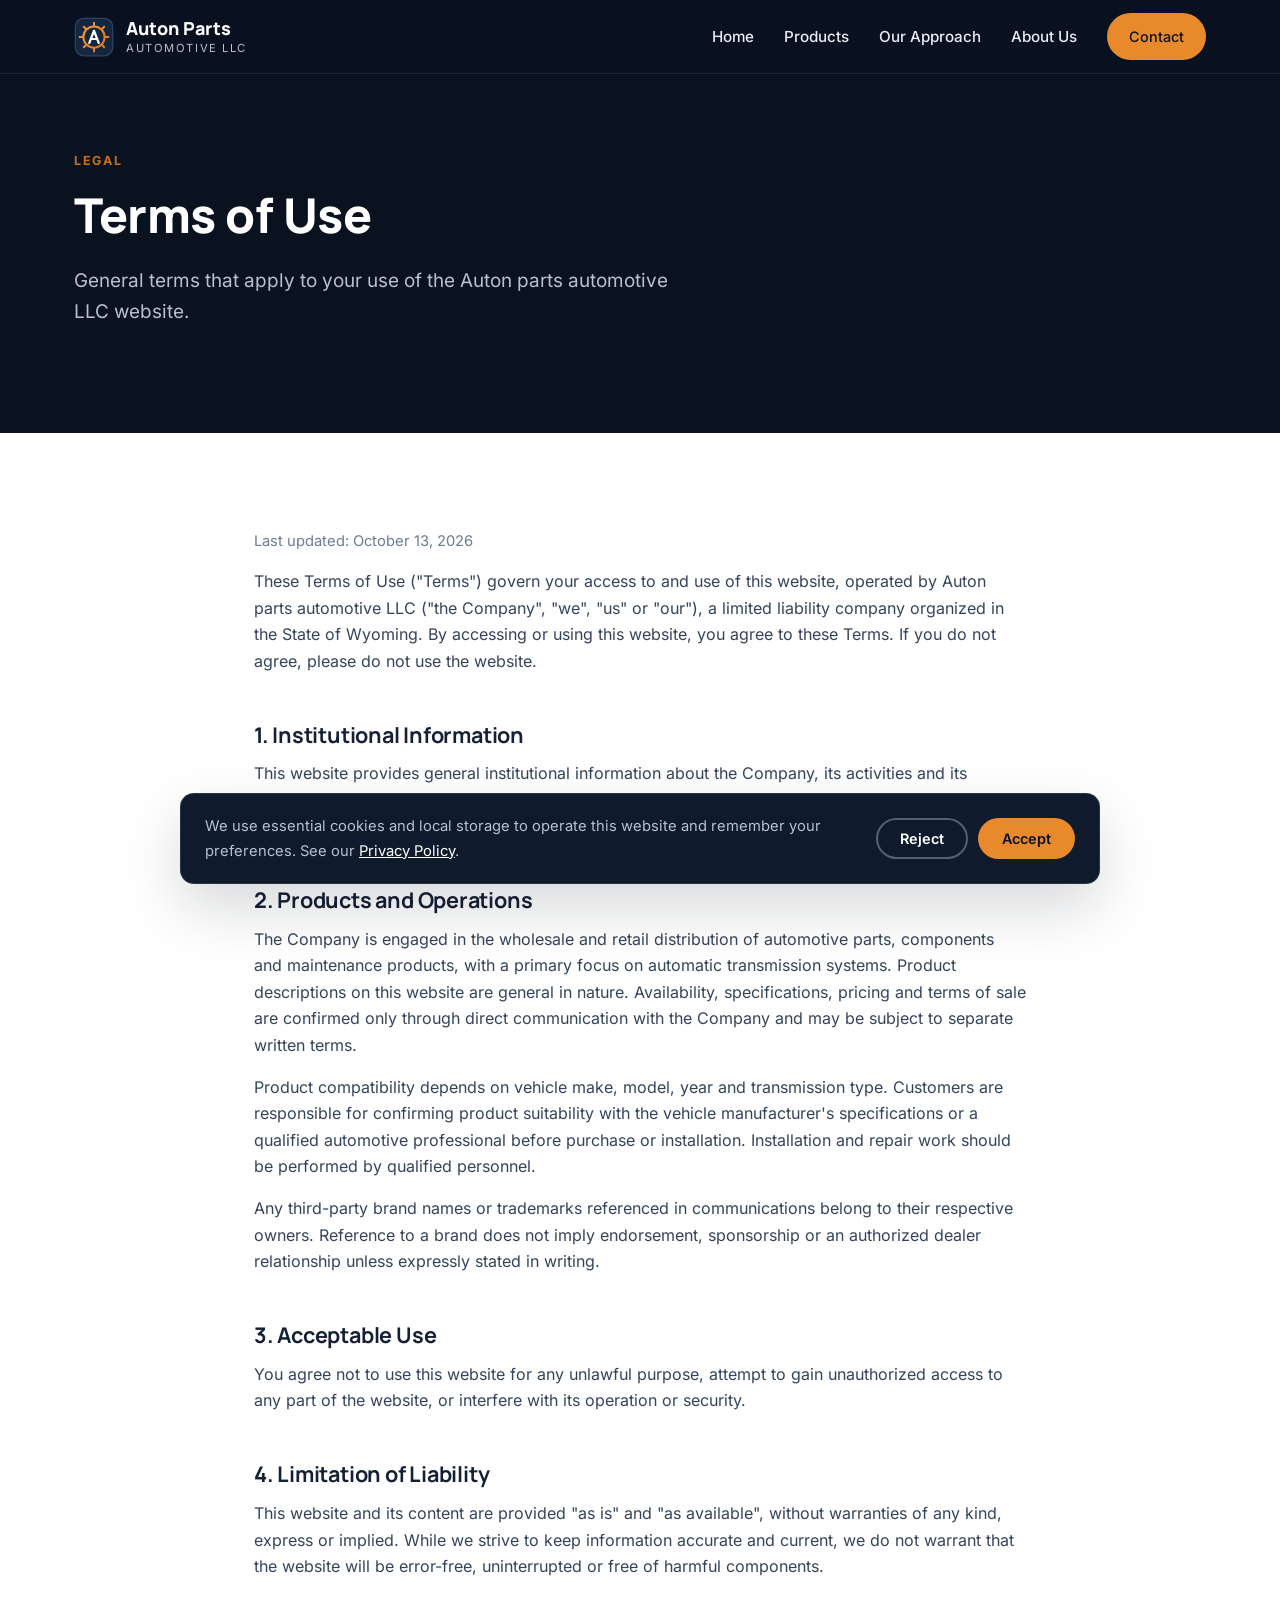
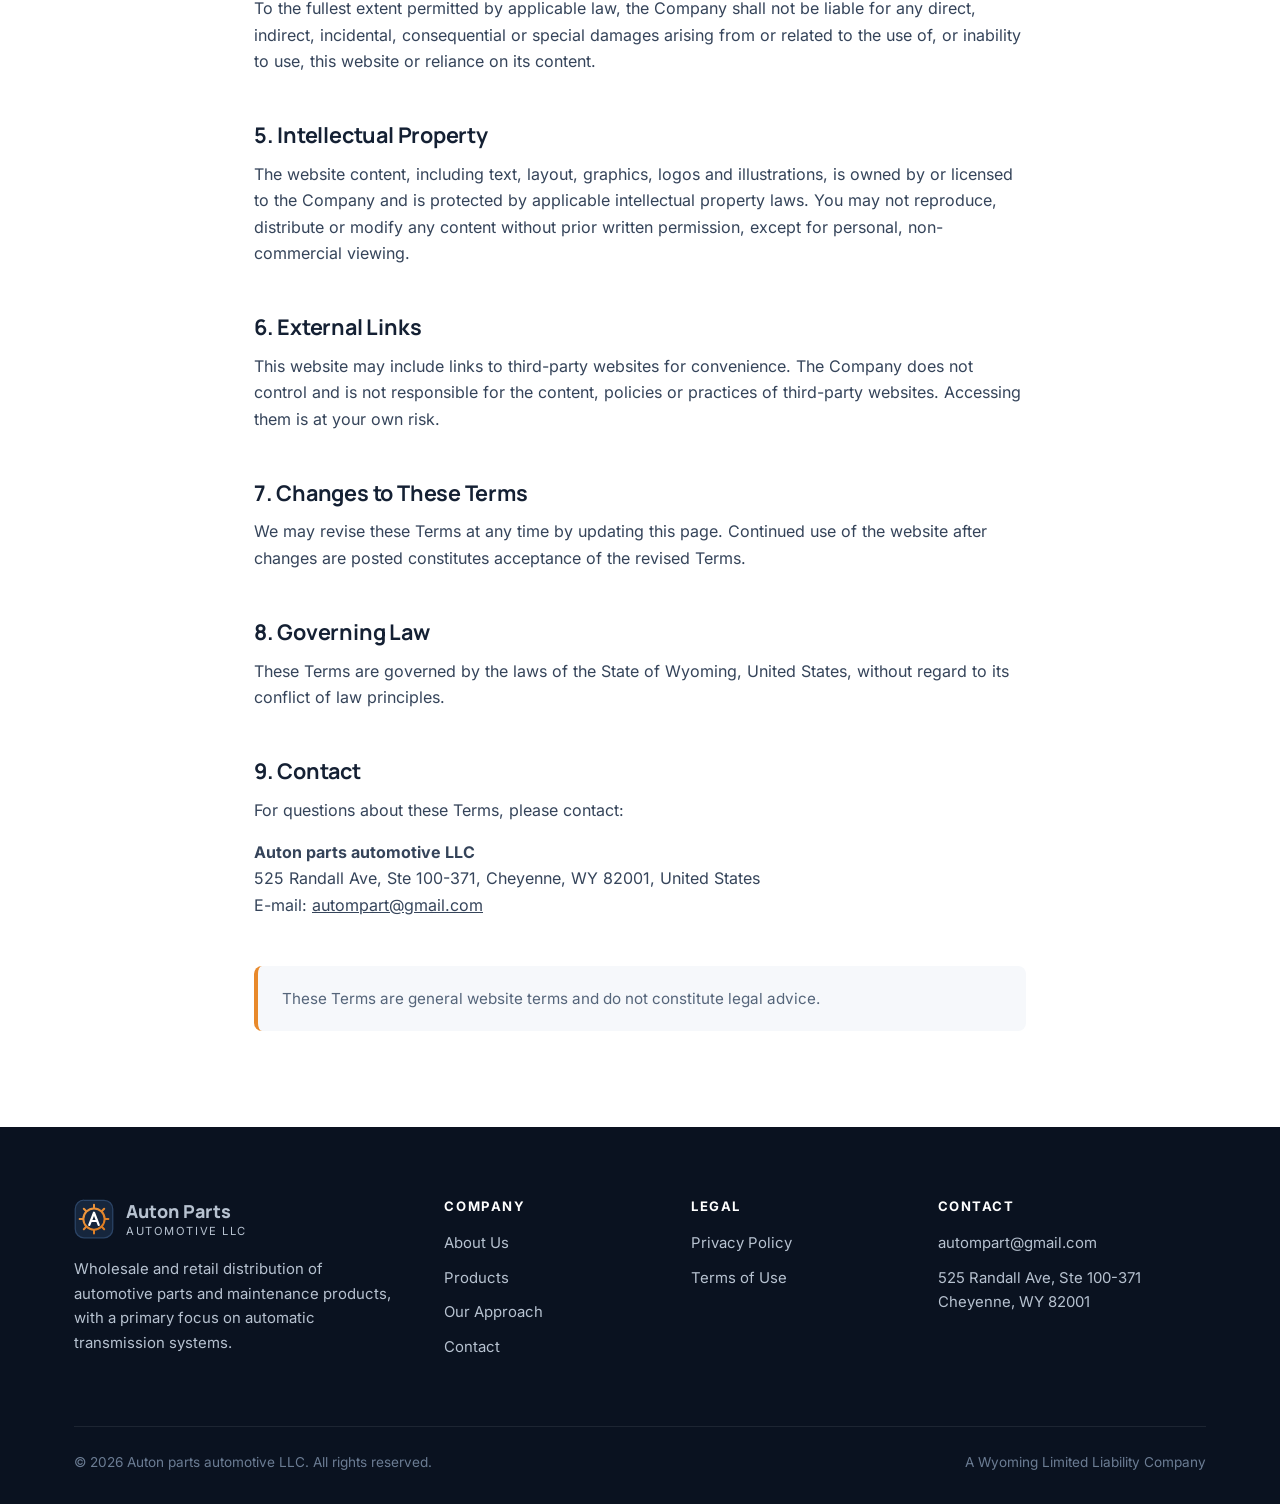
<file: terms.html>
<!DOCTYPE html>
<html lang="en">
<head>
  <meta charset="UTF-8">
  <meta name="viewport" content="width=device-width, initial-scale=1.0">
  <title>Terms of Use | Auton parts automotive LLC</title>
  <meta name="description" content="Terms of Use for the Auton parts automotive LLC website.">
  <meta name="theme-color" content="#0a1220">
  <link rel="canonical" href="https://www.autonpartsautomotive.com/terms">
  <meta property="og:url" content="https://www.autonpartsautomotive.com/terms">
  <meta property="og:image" content="https://www.autonpartsautomotive.com/assets/og-image.png">
  <meta property="og:type" content="website">
  <meta property="og:title" content="Terms of Use | Auton parts automotive LLC">
  <meta property="og:description" content="Wholesale and retail distribution of automotive parts and maintenance products, focused on automatic transmission systems.">
  <link rel="icon" href="assets/favicon.svg" type="image/svg+xml">
  <link rel="apple-touch-icon" href="assets/apple-touch-icon.png">
  <link rel="stylesheet" href="style.css">
</head>
<body>

    <header class="site-header">
    <div class="container header-inner">
      <a href="index.html" class="brand" aria-label="Auton parts automotive LLC home">
        <img src="assets/logo.svg" alt="" width="40" height="40">
        <span class="brand-text">
          <span class="brand-name">Auton Parts</span>
          <span class="brand-sub">Automotive LLC</span>
        </span>
      </a>
      <button class="nav-toggle" aria-label="Open menu" aria-expanded="false" aria-controls="site-nav">
        <span></span><span></span><span></span>
      </button>
      <nav class="nav" id="site-nav" aria-label="Main navigation">
        <a href="index.html">Home</a>
        <a href="index.html#products">Products</a>
        <a href="index.html#approach">Our Approach</a>
        <a href="about.html">About Us</a>
        <a href="index.html#contact" class="btn btn--primary">Contact</a>
      </nav>
    </div>
  </header>

  <main>
    <section class="hero page-hero">
      <div class="container">
        <div class="hero-content">
          <span class="eyebrow">Legal</span>
          <h1>Terms of Use</h1>
          <p class="lead">General terms that apply to your use of the Auton parts automotive LLC website.</p>
        </div>
      </div>
    </section>

    <section class="section">
      <div class="container legal">
        <p class="updated">Last updated: October 13, 2026</p>

        <p>These Terms of Use ("Terms") govern your access to and use of this website, operated by Auton parts automotive LLC ("the Company", "we", "us" or "our"), a limited liability company organized in the State of Wyoming. By accessing or using this website, you agree to these Terms. If you do not agree, please do not use the website.</p>

        <h2>1. Institutional Information</h2>
        <p>This website provides general institutional information about the Company, its activities and its products. Content is provided for informational purposes only and does not constitute an offer, a binding quotation or a contract.</p>

        <h2>2. Products and Operations</h2>
        <p>The Company is engaged in the wholesale and retail distribution of automotive parts, components and maintenance products, with a primary focus on automatic transmission systems. Product descriptions on this website are general in nature. Availability, specifications, pricing and terms of sale are confirmed only through direct communication with the Company and may be subject to separate written terms.</p>
        <p>Product compatibility depends on vehicle make, model, year and transmission type. Customers are responsible for confirming product suitability with the vehicle manufacturer's specifications or a qualified automotive professional before purchase or installation. Installation and repair work should be performed by qualified personnel.</p>
        <p>Any third-party brand names or trademarks referenced in communications belong to their respective owners. Reference to a brand does not imply endorsement, sponsorship or an authorized dealer relationship unless expressly stated in writing.</p>

        <h2>3. Acceptable Use</h2>
        <p>You agree not to use this website for any unlawful purpose, attempt to gain unauthorized access to any part of the website, or interfere with its operation or security.</p>

        <h2>4. Limitation of Liability</h2>
        <p>This website and its content are provided "as is" and "as available", without warranties of any kind, express or implied. While we strive to keep information accurate and current, we do not warrant that the website will be error-free, uninterrupted or free of harmful components.</p>
        <p>To the fullest extent permitted by applicable law, the Company shall not be liable for any direct, indirect, incidental, consequential or special damages arising from or related to the use of, or inability to use, this website or reliance on its content.</p>

        <h2>5. Intellectual Property</h2>
        <p>The website content, including text, layout, graphics, logos and illustrations, is owned by or licensed to the Company and is protected by applicable intellectual property laws. You may not reproduce, distribute or modify any content without prior written permission, except for personal, non-commercial viewing.</p>

        <h2>6. External Links</h2>
        <p>This website may include links to third-party websites for convenience. The Company does not control and is not responsible for the content, policies or practices of third-party websites. Accessing them is at your own risk.</p>

        <h2>7. Changes to These Terms</h2>
        <p>We may revise these Terms at any time by updating this page. Continued use of the website after changes are posted constitutes acceptance of the revised Terms.</p>

        <h2>8. Governing Law</h2>
        <p>These Terms are governed by the laws of the State of Wyoming, United States, without regard to its conflict of law principles.</p>

        <h2>9. Contact</h2>
        <p>For questions about these Terms, please contact:</p>
        <p><strong>Auton parts automotive LLC</strong><br>
        525 Randall Ave, Ste 100-371, Cheyenne, WY 82001, United States<br>
        E-mail: <a href="mailto:autompart@gmail.com">autompart@gmail.com</a></p>

        <div class="disclaimer">These Terms are general website terms and do not constitute legal advice.</div>
      </div>
    </section>

  </main>

  <footer class="site-footer">
    <div class="container">
      <div class="footer-grid">
        <div class="footer-brand">
          <a href="index.html" class="brand">
            <img src="assets/logo.svg" alt="" width="40" height="40">
            <span class="brand-text">
              <span class="brand-name">Auton Parts</span>
              <span class="brand-sub">Automotive LLC</span>
            </span>
          </a>
          <p>Wholesale and retail distribution of automotive parts and maintenance products, with a primary focus on automatic transmission systems.</p>
        </div>
        <div>
          <h4>Company</h4>
          <ul>
            <li><a href="about.html">About Us</a></li>
            <li><a href="index.html#products">Products</a></li>
            <li><a href="index.html#approach">Our Approach</a></li>
            <li><a href="index.html#contact">Contact</a></li>
          </ul>
        </div>
        <div>
          <h4>Legal</h4>
          <ul>
            <li><a href="privacy.html">Privacy Policy</a></li>
            <li><a href="terms.html">Terms of Use</a></li>
          </ul>
        </div>
        <div>
          <h4>Contact</h4>
          <ul>
            <li><a href="mailto:autompart@gmail.com">autompart@gmail.com</a></li>
            <li>525 Randall Ave, Ste 100-371<br>Cheyenne, WY 82001</li>
          </ul>
        </div>
      </div>
      <div class="footer-bottom">
        <span>&copy; <span data-year>2026</span> Auton parts automotive LLC. All rights reserved.</span>
        <span>A Wyoming Limited Liability Company</span>
      </div>
    </div>
  </footer>

  <div class="cookie-banner" id="cookie-banner" role="dialog" aria-live="polite" aria-label="Cookie notice" hidden>
    <p>We use essential cookies and local storage to operate this website and remember your preferences. See our <a href="privacy.html">Privacy Policy</a>.</p>
    <div class="cookie-actions">
      <button type="button" class="btn btn--outline-light" data-cookie="reject">Reject</button>
      <button type="button" class="btn btn--primary" data-cookie="accept">Accept</button>
    </div>
  </div>

  <script src="script.js"></script>
</body>
</html>
</file>
<file: style.css>
/* Auton parts automotive LLC — corporate website styles */
/* Self-hosted fonts (SIL Open Font License) */
@font-face { font-family: "Inter"; src: url("assets/fonts/inter-latin-400-normal.woff2") format("woff2"); font-weight: 400; font-display: swap; }
@font-face { font-family: "Inter"; src: url("assets/fonts/inter-latin-500-normal.woff2") format("woff2"); font-weight: 500; font-display: swap; }
@font-face { font-family: "Inter"; src: url("assets/fonts/inter-latin-600-normal.woff2") format("woff2"); font-weight: 600; font-display: swap; }
@font-face { font-family: "Inter"; src: url("assets/fonts/inter-latin-700-normal.woff2") format("woff2"); font-weight: 700; font-display: swap; }
@font-face { font-family: "Manrope"; src: url("assets/fonts/manrope-latin-700-normal.woff2") format("woff2"); font-weight: 700; font-display: swap; }
@font-face { font-family: "Manrope"; src: url("assets/fonts/manrope-latin-800-normal.woff2") format("woff2"); font-weight: 800; font-display: swap; }

:root {
  --navy-950: #0a1220;
  --navy-900: #0f1b2d;
  --navy-800: #16263d;
  --navy-700: #22395a;
  --steel-500: #6b7c93;
  --steel-300: #b7c2d0;
  --steel-100: #e8edf3;
  --paper: #f6f8fb;
  --white: #ffffff;
  --accent: #e8892b;
  --accent-dark: #c96f17;
  --ink: #142033;
  --muted: #55657a;
  --radius: 14px;
  --radius-sm: 8px;
  --shadow: 0 10px 30px rgba(10, 18, 32, 0.08);
  --shadow-lg: 0 24px 60px rgba(10, 18, 32, 0.16);
  --max: 1180px;
  --header-h: 74px;
  --font: "Inter", system-ui, -apple-system, "Segoe UI", Roboto, Arial, sans-serif;
  --font-display: "Manrope", "Inter", system-ui, sans-serif;
}

*, *::before, *::after { box-sizing: border-box; }
html { scroll-behavior: smooth; scroll-padding-top: calc(var(--header-h) + 12px); }
body {
  margin: 0;
  font-family: var(--font);
  color: var(--ink);
  background: var(--white);
  line-height: 1.65;
  font-size: 16px;
  -webkit-font-smoothing: antialiased;
}
img, svg { max-width: 100%; display: block; }
a { color: inherit; }
h1, h2, h3, h4 { font-family: var(--font-display); line-height: 1.2; margin: 0 0 .6em; letter-spacing: -0.01em; }
p { margin: 0 0 1em; }
.container { width: 100%; max-width: var(--max); margin: 0 auto; padding: 0 24px; }
.eyebrow {
  display: inline-block;
  font-size: .78rem;
  font-weight: 700;
  letter-spacing: .14em;
  text-transform: uppercase;
  color: var(--accent-dark);
  margin-bottom: 14px;
}
.section { padding: 96px 0; }
.section--alt { background: var(--paper); }
.section--dark { background: var(--navy-900); color: var(--steel-100); }
.section--dark .eyebrow { color: var(--accent); }
.section-head { max-width: 720px; margin-bottom: 52px; }
.section-head h2 { font-size: clamp(1.75rem, 3vw, 2.4rem); }
.section-head p { color: var(--muted); font-size: 1.06rem; }
.section--dark .section-head p { color: var(--steel-300); }

/* Buttons */
.btn {
  display: inline-flex; align-items: center; justify-content: center; gap: 8px;
  padding: 14px 26px; border-radius: 999px;
  font-weight: 600; font-size: .98rem; text-decoration: none;
  border: 2px solid transparent; cursor: pointer;
  transition: background .2s, color .2s, border-color .2s, transform .2s;
  font-family: var(--font);
}
.btn:hover { transform: translateY(-1px); }
.btn--primary { background: var(--accent); color: var(--navy-950); }
.btn--primary:hover { background: #f19a42; }
.btn--ghost { border-color: rgba(255,255,255,.35); color: var(--white); }
.btn--ghost:hover { border-color: var(--white); background: rgba(255,255,255,.06); }
.btn--dark { background: var(--navy-900); color: var(--white); }
.btn--dark:hover { background: var(--navy-700); }

/* Header */
.site-header {
  position: fixed; inset: 0 0 auto 0; z-index: 100;
  height: var(--header-h);
  background: rgba(10, 18, 32, 0.94);
  backdrop-filter: saturate(140%) blur(10px);
  -webkit-backdrop-filter: saturate(140%) blur(10px);
  border-bottom: 1px solid rgba(255,255,255,.07);
}
.header-inner { height: 100%; display: flex; align-items: center; justify-content: space-between; gap: 24px; }
.brand { display: flex; align-items: center; gap: 12px; text-decoration: none; color: var(--white); }
.brand img { width: 40px; height: 40px; }
.brand-text { display: flex; flex-direction: column; line-height: 1.1; }
.brand-name { font-family: var(--font-display); font-weight: 800; font-size: 1.12rem; letter-spacing: .01em; }
.brand-sub { font-size: .7rem; color: var(--steel-300); letter-spacing: .14em; text-transform: uppercase; margin-top: 3px; }
.nav { display: flex; align-items: center; gap: 30px; }
.nav a {
  color: var(--steel-100); text-decoration: none; font-size: .95rem; font-weight: 500;
  position: relative; padding: 6px 0;
}
.nav a:hover, .nav a.active { color: var(--white); }
.nav a.active::after, .nav a:hover::after {
  content: ""; position: absolute; left: 0; right: 0; bottom: -2px; height: 2px; background: var(--accent); border-radius: 2px;
}
.nav .btn { padding: 10px 20px; font-size: .9rem; }
.nav .btn::after { display: none; }
.nav .btn--primary, .nav .btn--primary:hover { color: var(--navy-950); }
.nav-toggle {
  display: none; background: none; border: 0; padding: 8px; cursor: pointer;
  width: 44px; height: 44px; border-radius: 8px;
}
.nav-toggle span { display: block; width: 24px; height: 2px; background: var(--white); margin: 5px auto; transition: transform .25s, opacity .25s; border-radius: 2px; }
.nav-toggle[aria-expanded="true"] span:nth-child(1) { transform: translateY(7px) rotate(45deg); }
.nav-toggle[aria-expanded="true"] span:nth-child(2) { opacity: 0; }
.nav-toggle[aria-expanded="true"] span:nth-child(3) { transform: translateY(-7px) rotate(-45deg); }

/* Hero */
.hero {
  position: relative; overflow: hidden;
  background: var(--navy-950);
  color: var(--white);
  padding: calc(var(--header-h) + 96px) 0 110px;
}
.hero-bg {
  position: absolute; inset: 0; z-index: 0;
  background-image: url("assets/hero-automotive.svg");
  background-size: cover; background-position: center right;
  opacity: .9;
}
.hero::after {
  content: ""; position: absolute; inset: 0; z-index: 0;
  background: linear-gradient(90deg, rgba(10,18,32,.96) 0%, rgba(10,18,32,.82) 45%, rgba(10,18,32,.25) 100%);
}
.hero .container { position: relative; z-index: 1; }
.hero-content { max-width: 680px; }
.hero h1 { font-size: clamp(2rem, 5vw, 3.6rem); font-weight: 800; margin-bottom: 22px; }
.hero h1 .accent { color: var(--accent); }
.hero p.lead { font-size: clamp(1.02rem, 1.6vw, 1.18rem); color: var(--steel-300); max-width: 600px; margin-bottom: 34px; }
.hero-actions { display: flex; flex-wrap: wrap; gap: 14px; }
.hero-meta { display: flex; flex-wrap: wrap; gap: 10px 26px; margin-top: 44px; font-size: .88rem; color: var(--steel-300); }
.hero-meta span { display: inline-flex; align-items: center; gap: 8px; }
.hero-meta span::before { content: ""; width: 7px; height: 7px; border-radius: 50%; background: var(--accent); }

.page-hero { padding: calc(var(--header-h) + 72px) 0 72px; }
.page-hero h1 { font-size: clamp(2rem, 4vw, 3rem); }

/* Features */
.features { margin-top: -54px; position: relative; z-index: 2; }
.features-grid { display: grid; grid-template-columns: repeat(4, 1fr); gap: 20px; }
.feature {
  background: var(--white); border-radius: var(--radius); padding: 28px 24px;
  box-shadow: var(--shadow-lg); border: 1px solid var(--steel-100);
}
.feature h3 { font-size: 1.06rem; margin-bottom: 8px; }
.feature p { font-size: .93rem; color: var(--muted); margin: 0; }
.icon {
  width: 46px; height: 46px; border-radius: 12px; margin-bottom: 18px;
  display: grid; place-items: center;
  background: rgba(232,137,43,.12); color: var(--accent-dark);
}
.icon svg { width: 24px; height: 24px; }

/* Split */
.split { display: grid; grid-template-columns: 1.05fr 1fr; gap: 64px; align-items: center; }
.split--reverse .split-media { order: -1; }
.split-media img { border-radius: var(--radius); box-shadow: var(--shadow); width: 100%; height: auto; }
.split h2 { font-size: clamp(1.75rem, 3vw, 2.4rem); }
.split p { color: var(--muted); }
.check-list { list-style: none; padding: 0; margin: 24px 0 0; display: grid; gap: 12px; }
.check-list li { padding-left: 30px; position: relative; color: var(--ink); }
.check-list li::before {
  content: ""; position: absolute; left: 0; top: 6px; width: 18px; height: 18px; border-radius: 50%;
  background: var(--accent) url("data:image/svg+xml,%3Csvg xmlns='http://www.w3.org/2000/svg' viewBox='0 0 24 24' fill='none' stroke='%230a1220' stroke-width='3.2' stroke-linecap='round' stroke-linejoin='round'%3E%3Cpath d='M5 12.5l4.5 4.5L19 7.5'/%3E%3C/svg%3E") center/12px no-repeat;
}

/* Cards */
.cards { display: grid; grid-template-columns: repeat(3, 1fr); gap: 24px; }
.card {
  background: var(--white); border: 1px solid var(--steel-100); border-radius: var(--radius);
  padding: 32px 28px; transition: transform .25s, box-shadow .25s, border-color .25s;
}
.card:hover { transform: translateY(-4px); box-shadow: var(--shadow); border-color: transparent; }
.card h3 { font-size: 1.12rem; }
.card p { color: var(--muted); font-size: .95rem; margin: 0; }
.card .tag { display: inline-block; margin-top: 18px; font-size: .75rem; font-weight: 600; letter-spacing: .08em; text-transform: uppercase; color: var(--steel-500); }

/* Approach */
.steps { display: grid; grid-template-columns: repeat(4, 1fr); gap: 24px; counter-reset: step; }
.step {
  padding: 30px 26px; border-radius: var(--radius);
  background: var(--navy-800); border: 1px solid rgba(255,255,255,.06);
  position: relative;
}
.step::before {
  counter-increment: step; content: "0" counter(step);
  font-family: var(--font-display); font-weight: 800; font-size: 2rem; color: var(--accent);
  display: block; margin-bottom: 14px; line-height: 1;
}
.step h3 { color: var(--white); font-size: 1.06rem; }
.step p { color: var(--steel-300); font-size: .93rem; margin: 0; }

/* Contact */
.contact-grid { display: grid; grid-template-columns: 1fr 1fr; gap: 40px; align-items: start; }
.contact-card {
  background: var(--white); border-radius: var(--radius); padding: 36px;
  border: 1px solid var(--steel-100); box-shadow: var(--shadow);
}
.contact-item { display: flex; gap: 16px; padding: 18px 0; border-bottom: 1px solid var(--steel-100); }
.contact-item:last-child { border-bottom: 0; padding-bottom: 0; }
.contact-item:first-child { padding-top: 0; }
.contact-item .icon { flex: 0 0 46px; margin: 0; }
.contact-item h4 { font-size: .8rem; text-transform: uppercase; letter-spacing: .1em; color: var(--steel-500); margin-bottom: 4px; font-family: var(--font); }
.contact-item p, .contact-item a { margin: 0; color: var(--ink); font-weight: 500; text-decoration: none; word-break: break-word; }
.contact-item a:hover { color: var(--accent-dark); }

/* Info table (About) */
.info-table { width: 100%; border-collapse: collapse; background: var(--white); border-radius: var(--radius); overflow: hidden; box-shadow: var(--shadow); }
.info-table th, .info-table td { text-align: left; padding: 18px 24px; border-bottom: 1px solid var(--steel-100); vertical-align: top; }
.info-table tr:last-child th, .info-table tr:last-child td { border-bottom: 0; }
.info-table th { width: 34%; font-size: .85rem; text-transform: uppercase; letter-spacing: .08em; color: var(--steel-500); font-weight: 600; background: #fbfcfd; }
.info-table td { font-weight: 500; }
.mv-grid { display: grid; grid-template-columns: 1fr 1fr; gap: 24px; }
.mv { padding: 36px; border-radius: var(--radius); background: var(--white); border: 1px solid var(--steel-100); border-top: 4px solid var(--accent); }
.mv p { color: var(--muted); margin: 0; }

/* Legal pages */
.legal { max-width: 820px; }
.legal h2 { font-size: 1.35rem; margin-top: 2.2em; }
.legal p, .legal li { color: #35445a; }
.legal ul { padding-left: 1.2em; }
.legal li { margin-bottom: .5em; }
.legal .updated { color: var(--steel-500); font-size: .92rem; }
.disclaimer {
  margin-top: 48px; padding: 20px 24px; border-radius: var(--radius-sm);
  background: var(--paper); border-left: 4px solid var(--accent); font-size: .95rem; color: var(--muted);
}

/* CTA band */
.cta-band { background: linear-gradient(120deg, var(--navy-800), var(--navy-950)); color: var(--white); border-radius: 20px; padding: 56px; display: flex; align-items: center; justify-content: space-between; gap: 32px; flex-wrap: wrap; }
.cta-band h2 { margin: 0 0 8px; font-size: clamp(1.5rem, 2.6vw, 2rem); }
.cta-band p { margin: 0; color: var(--steel-300); }

/* Footer */
.site-footer { background: var(--navy-950); color: var(--steel-300); padding: 72px 0 30px; font-size: .93rem; }
.footer-grid { display: grid; grid-template-columns: 1.6fr 1fr 1fr 1.3fr; gap: 40px; }
.footer-grid h4 { color: var(--white); font-size: .82rem; text-transform: uppercase; letter-spacing: .12em; margin-bottom: 16px; font-family: var(--font); }
.footer-grid ul { list-style: none; padding: 0; margin: 0; display: grid; gap: 10px; }
.footer-grid a { text-decoration: none; color: var(--steel-300); }
.footer-grid a:hover { color: var(--white); }
.footer-brand p { margin-top: 18px; max-width: 320px; }
.footer-bottom { margin-top: 56px; padding-top: 24px; border-top: 1px solid rgba(255,255,255,.08); display: flex; justify-content: space-between; gap: 16px; flex-wrap: wrap; font-size: .85rem; color: var(--steel-500); }
.footer-bottom a { color: var(--steel-300); text-decoration: none; }

/* Cookie banner */
.cookie-banner {
  position: fixed; left: 16px; right: 16px; bottom: 16px; z-index: 200;
  max-width: 920px; margin: 0 auto;
  background: var(--navy-900); color: var(--steel-100);
  border: 1px solid rgba(255,255,255,.1);
  border-radius: var(--radius); box-shadow: var(--shadow-lg);
  padding: 20px 24px;
  display: flex; align-items: center; gap: 24px; justify-content: space-between;
  transform: translateY(140%); opacity: 0; transition: transform .35s ease, opacity .35s ease;
}
.cookie-banner.show { transform: translateY(0); opacity: 1; }
.cookie-banner[hidden] { display: none; }
.cookie-banner p { margin: 0; font-size: .92rem; color: var(--steel-300); }
.cookie-banner a { color: var(--white); }
.cookie-actions { display: flex; gap: 10px; flex-shrink: 0; }
.cookie-actions .btn { padding: 10px 22px; font-size: .9rem; }
.btn--outline-light { border-color: rgba(255,255,255,.3); color: var(--white); background: transparent; }
.btn--outline-light:hover { border-color: var(--white); }

/* Responsive */
@media (max-width: 1024px) {
  .features-grid { grid-template-columns: repeat(2, 1fr); }
  .cards { grid-template-columns: repeat(2, 1fr); }
  .steps { grid-template-columns: repeat(2, 1fr); }
  .footer-grid { grid-template-columns: 1fr 1fr; }
  .split { gap: 40px; }
}
@media (max-width: 860px) {
  .nav-toggle { display: block; }
  .nav {
    position: fixed; top: var(--header-h); left: 0; right: 0;
    flex-direction: column; align-items: stretch; gap: 0;
    background: var(--navy-950); border-bottom: 1px solid rgba(255,255,255,.08);
    padding: 8px 24px 24px;
    transform: translateY(-12px); opacity: 0; visibility: hidden;
    transition: transform .25s, opacity .25s, visibility .25s;
  }
  .nav.open { transform: translateY(0); opacity: 1; visibility: visible; }
  .nav a { padding: 14px 0; border-bottom: 1px solid rgba(255,255,255,.06); }
  .nav a::after { display: none; }
  .nav .btn { margin-top: 16px; border-bottom: 0; padding: 13px 20px; }
  .split, .contact-grid, .mv-grid { grid-template-columns: 1fr; }
  .split--reverse .split-media { order: 0; }
  .hero { padding: calc(var(--header-h) + 64px) 0 96px; }
  .hero::after { background: linear-gradient(180deg, rgba(10,18,32,.9) 0%, rgba(10,18,32,.88) 100%); }
  .section { padding: 72px 0; }
  .cta-band { padding: 40px 28px; }
}
@media (max-width: 600px) {
  .container { padding: 0 18px; }
  .features-grid, .cards, .steps, .footer-grid { grid-template-columns: 1fr; }
  .hero-actions .btn { width: 100%; }
  .brand-sub { display: none; }
  .info-table th, .info-table td { display: block; width: 100%; }
  .info-table th { border-bottom: 0; padding-bottom: 4px; }
  .info-table td { padding-top: 4px; }
  .cookie-banner { flex-direction: column; align-items: stretch; gap: 16px; }
  .cookie-actions .btn { flex: 1; }
  .contact-card { padding: 26px; }
}
@media (prefers-reduced-motion: reduce) {
  * { transition: none !important; scroll-behavior: auto !important; }
}
@media (max-width: 600px) { .hero h1 { font-size: 1.85rem; } }
</file>
